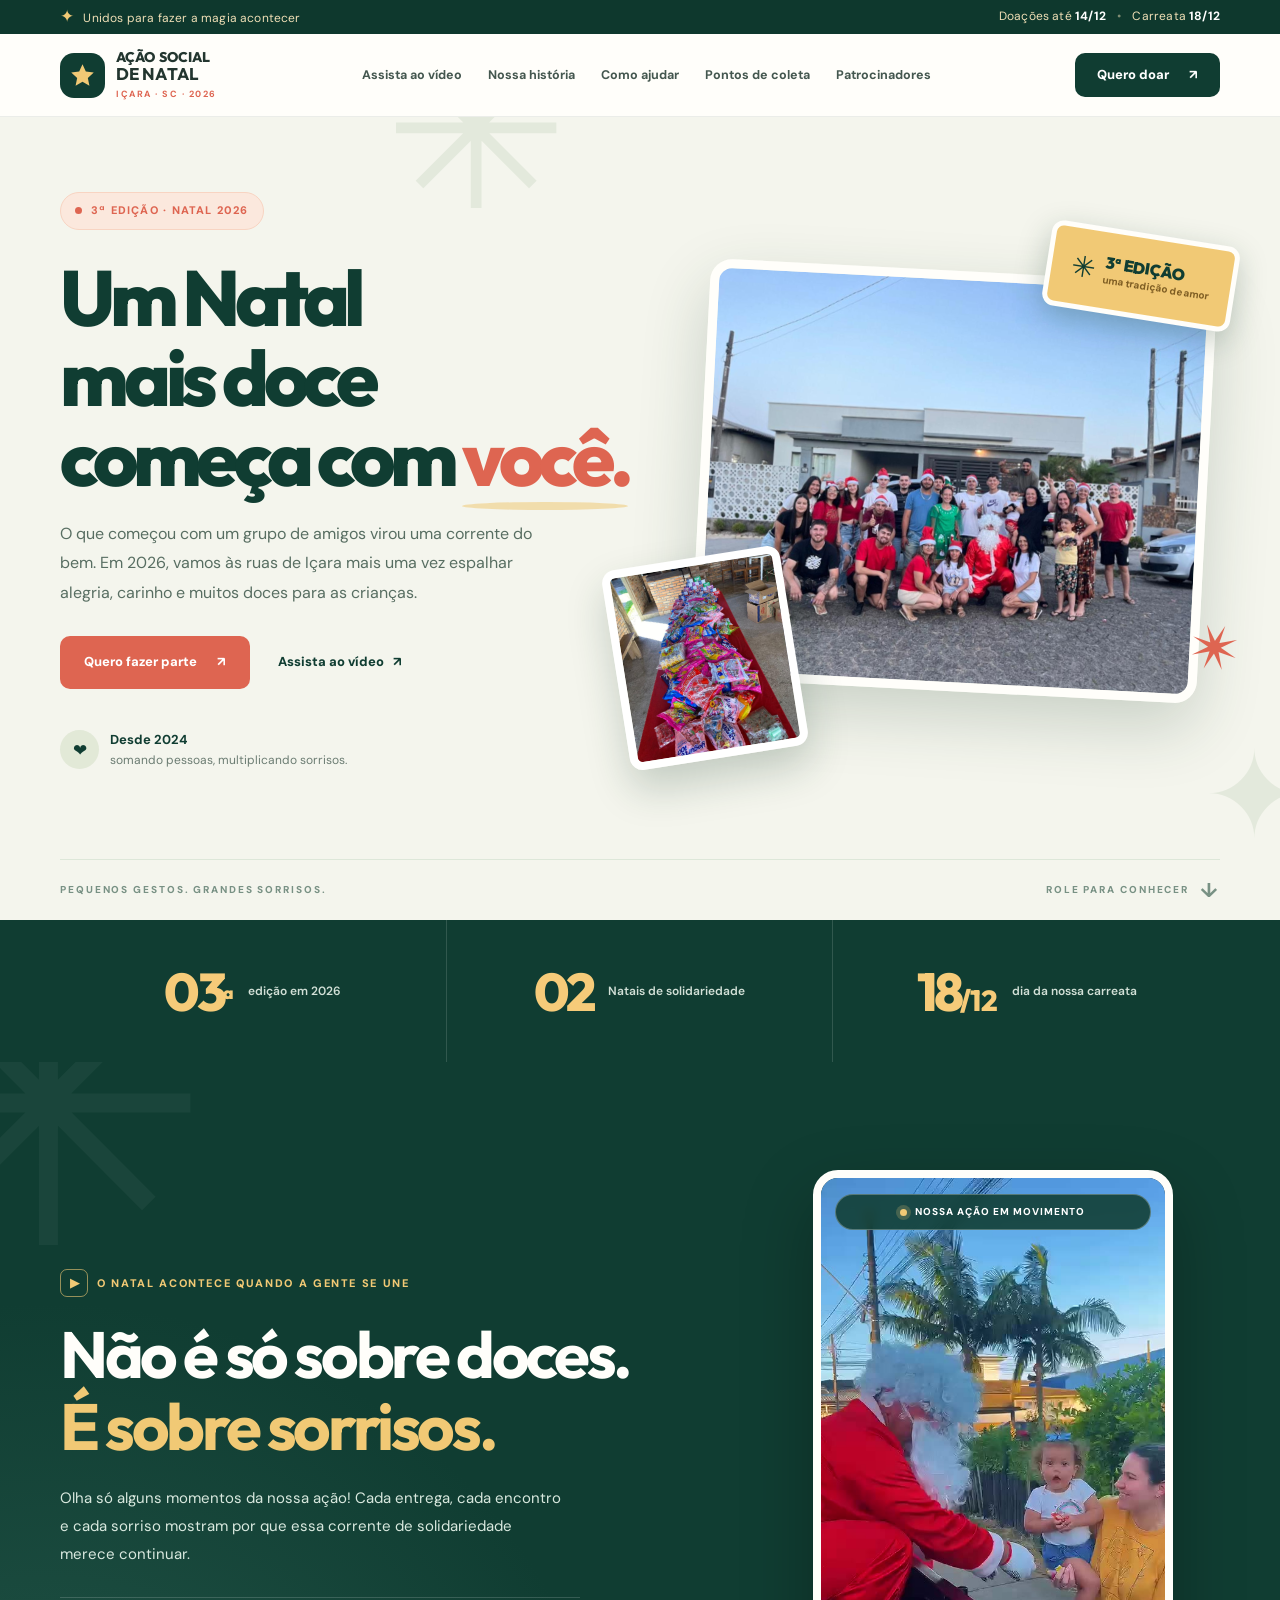
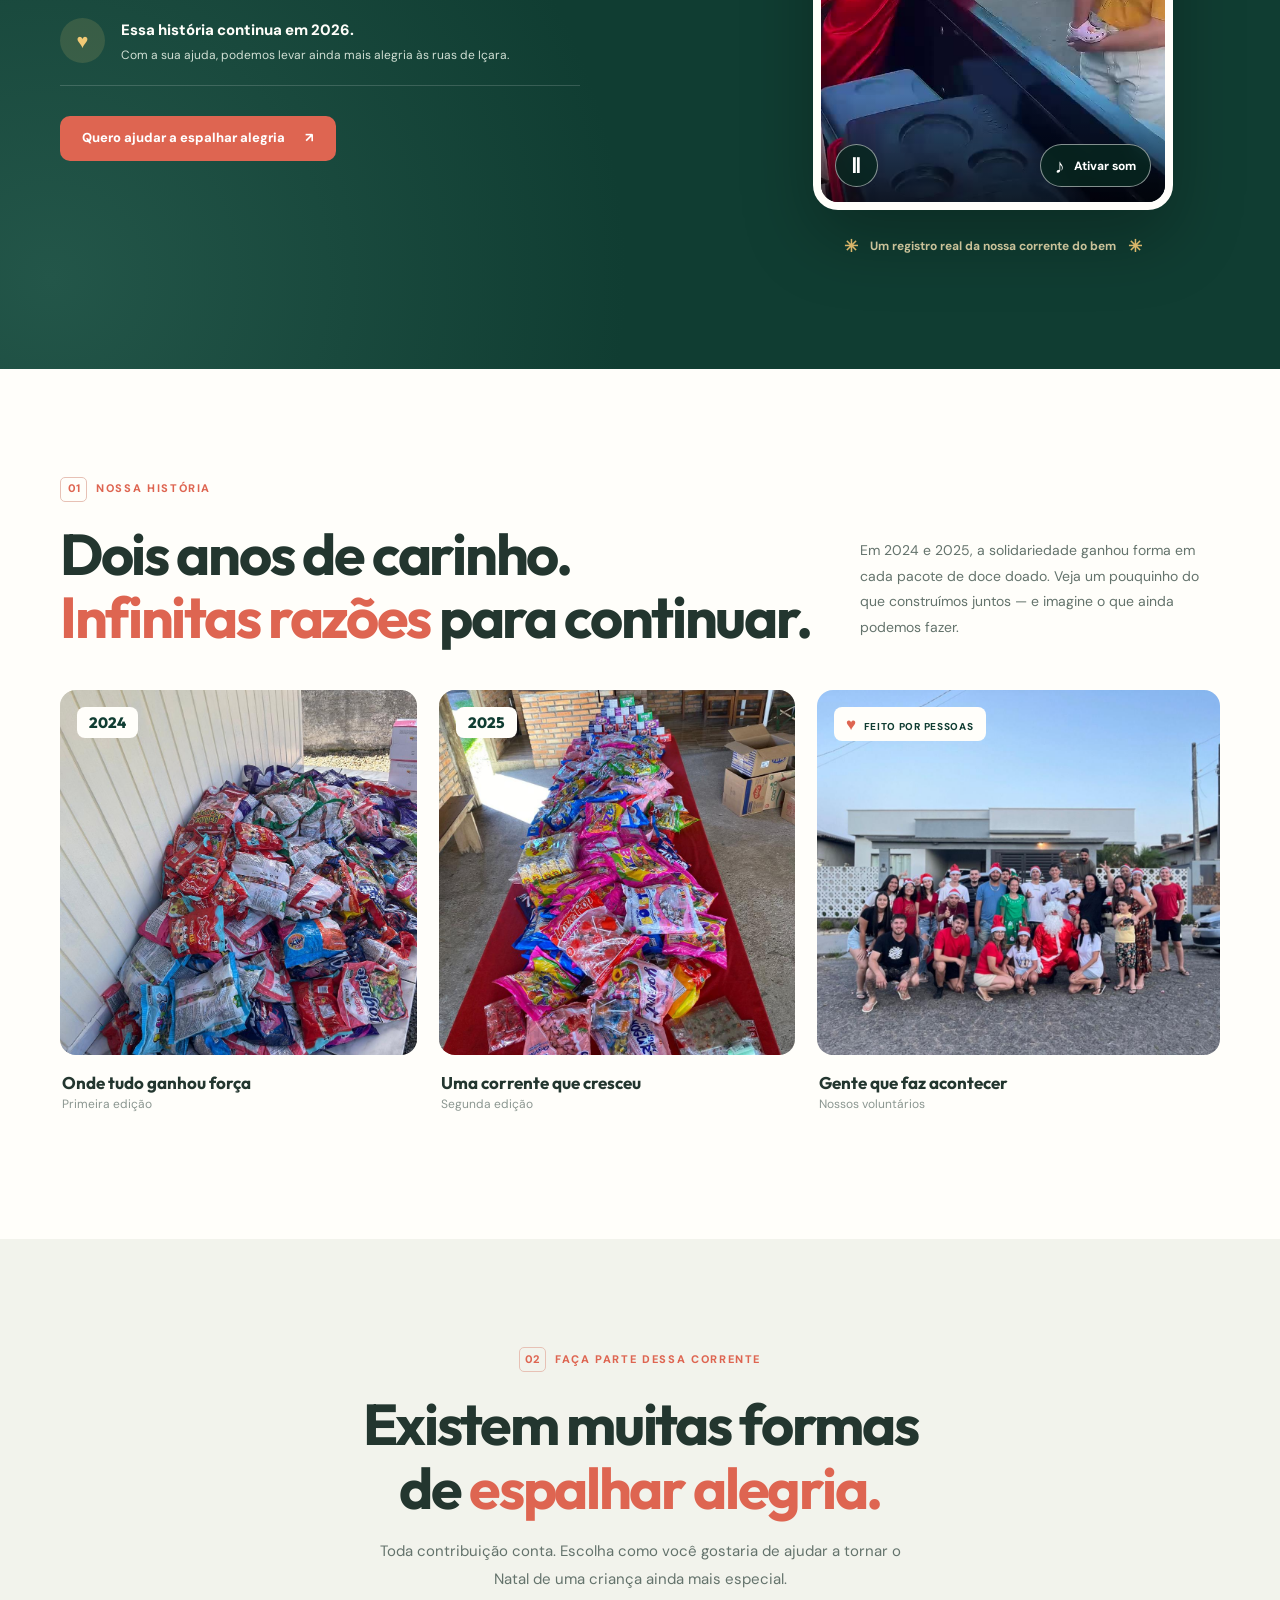
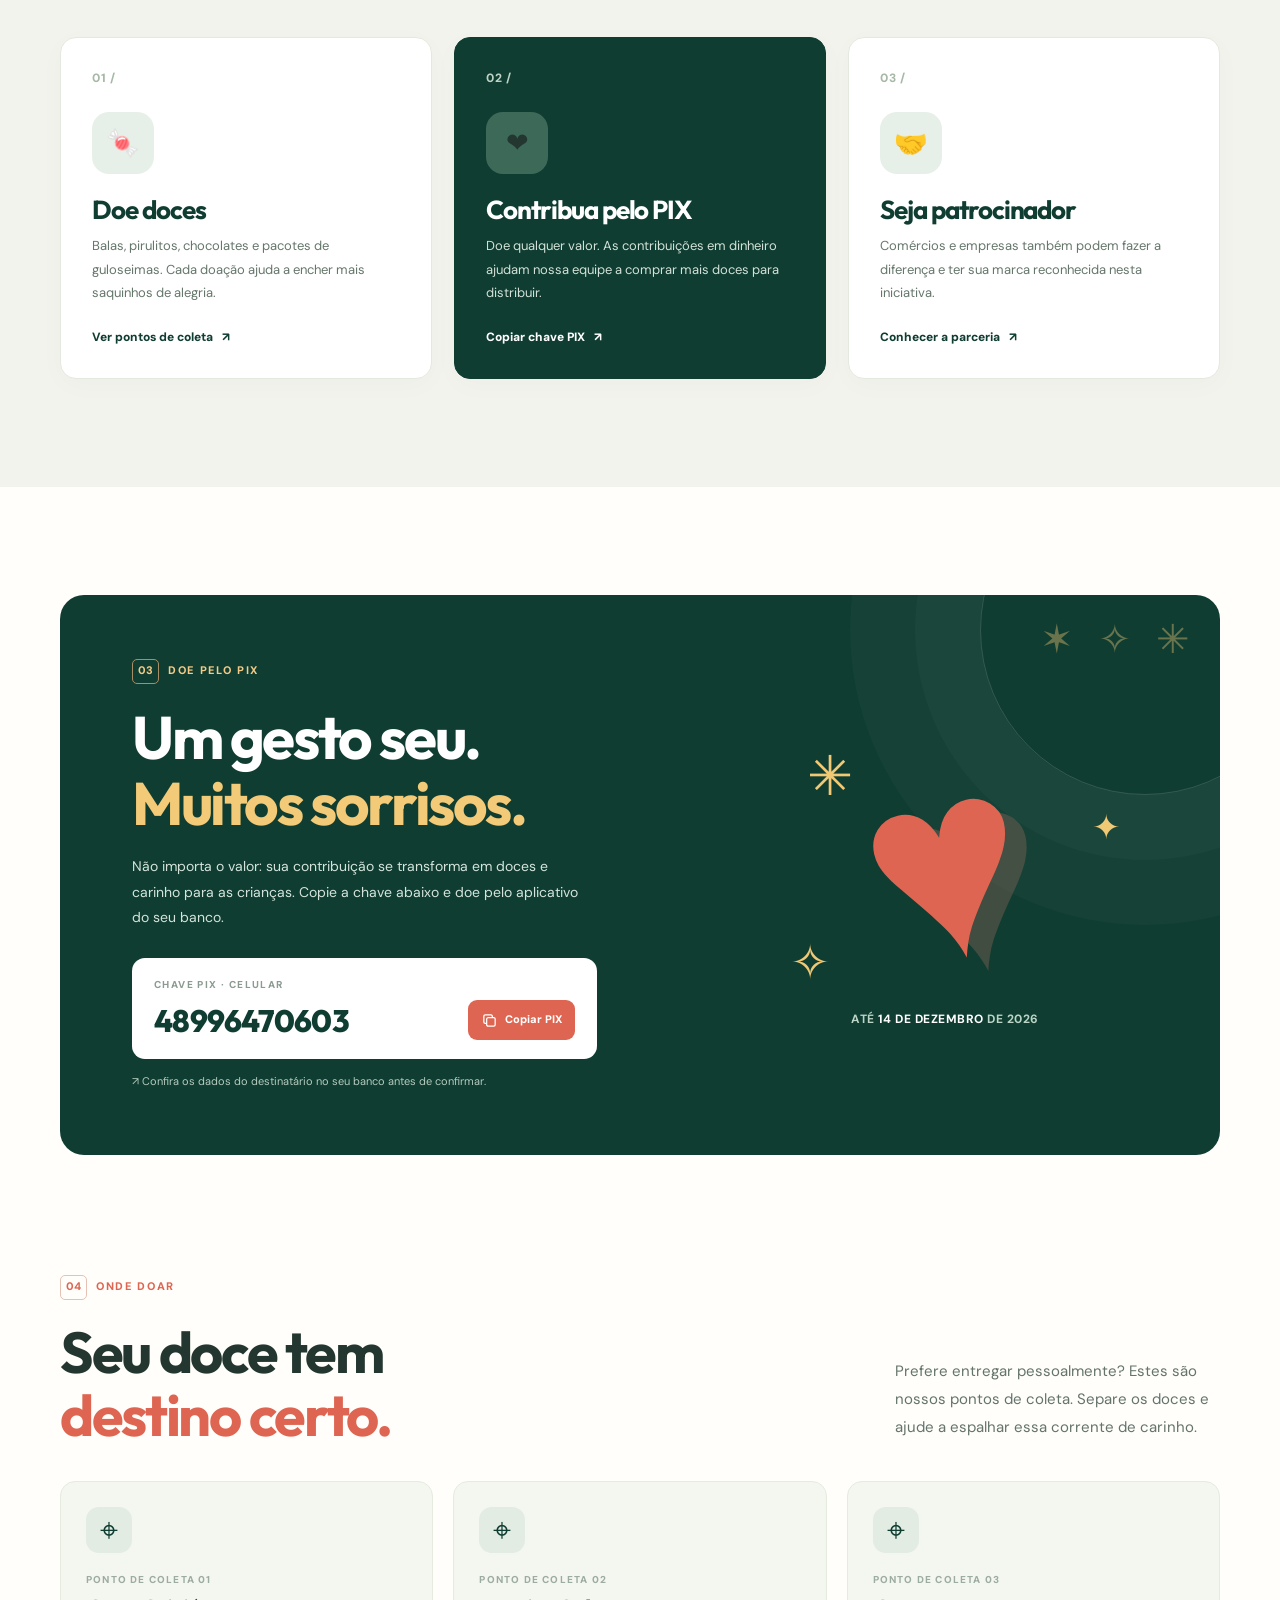
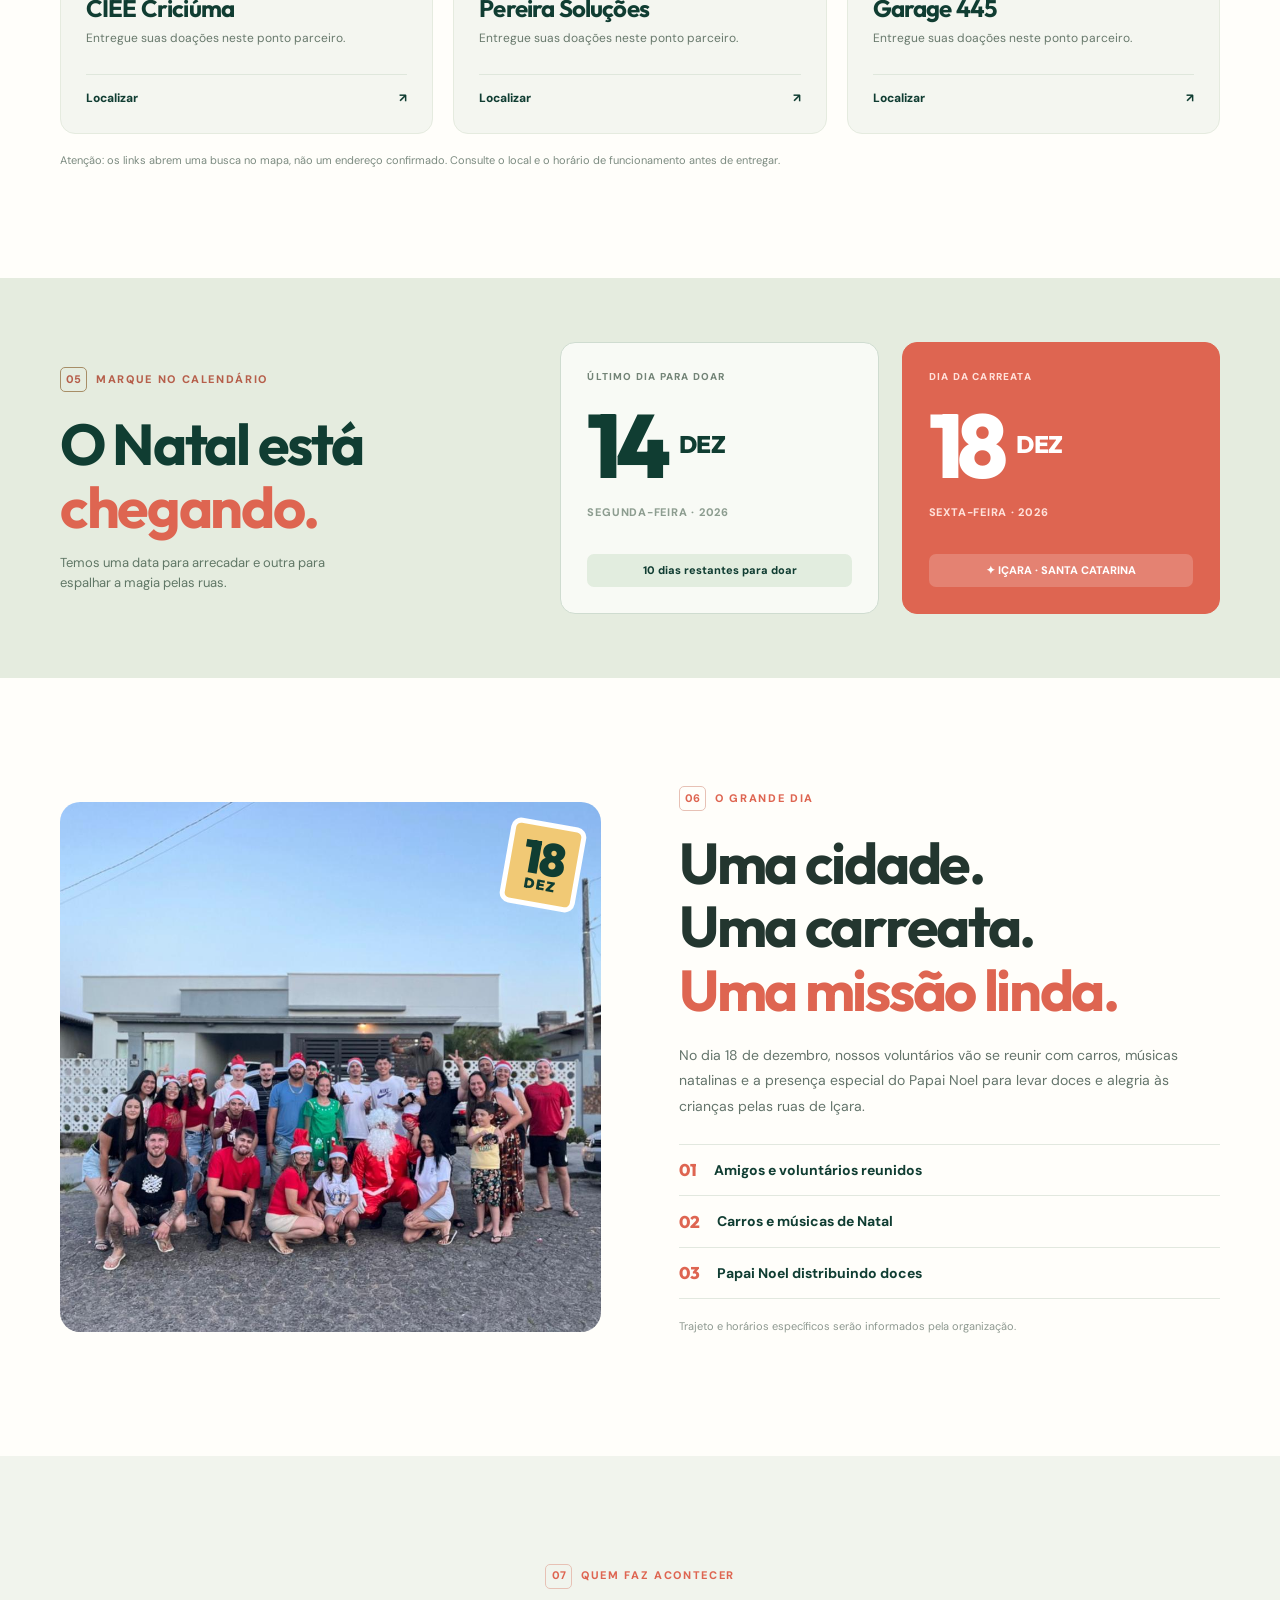
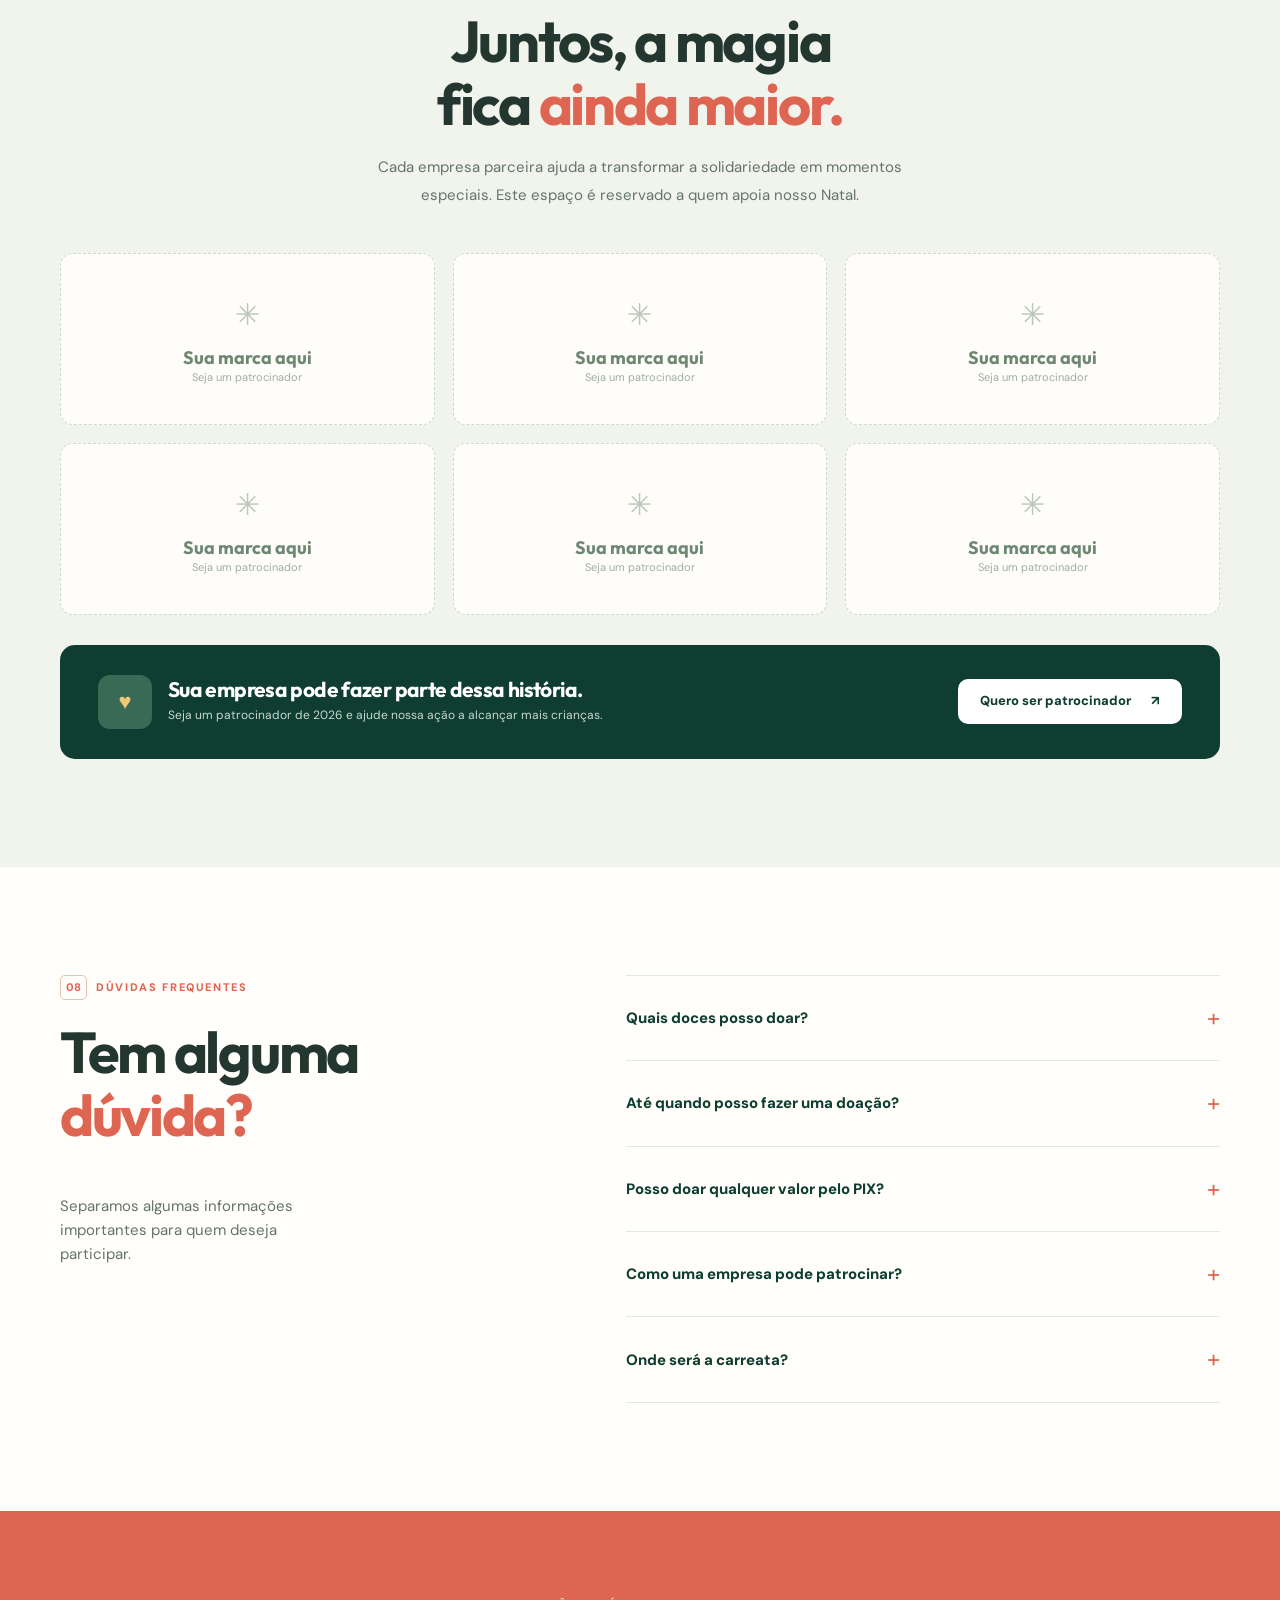
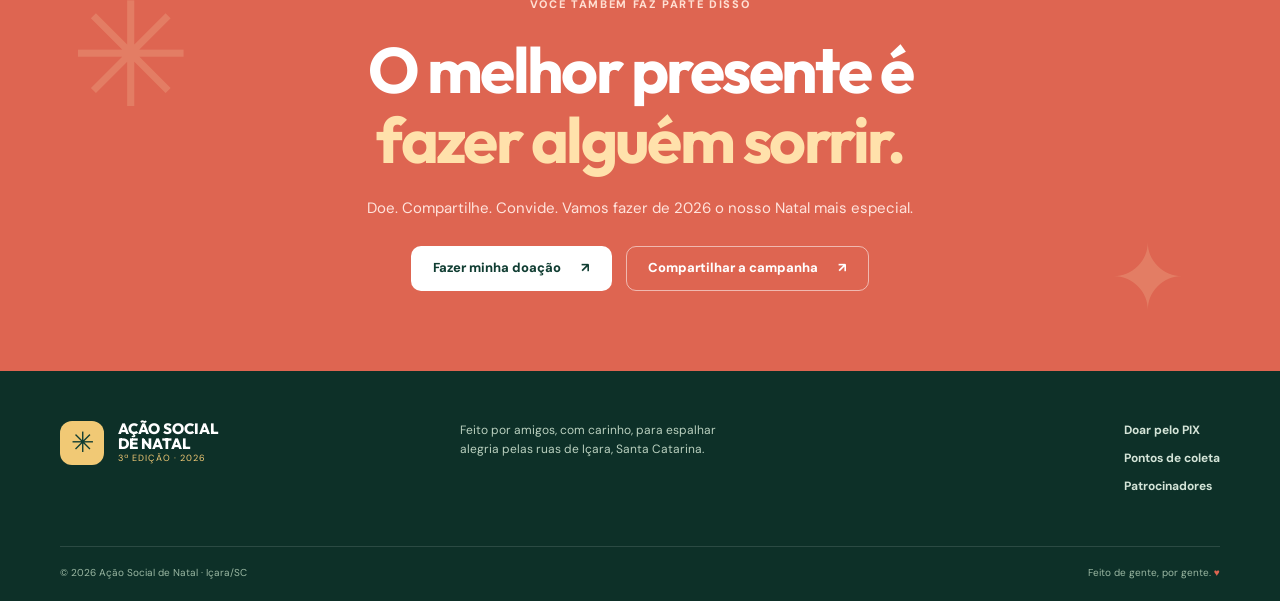
<file: index.html>
<!doctype html>
<html lang="pt-BR">
<head>
  <meta charset="UTF-8" />
  <meta name="viewport" content="width=device-width, initial-scale=1.0" />
  <meta name="theme-color" content="#103d32" />
  <meta name="description" content="Participe da 3ª Ação Social de Natal de Içara/SC. Doe doces ou contribua pelo PIX até 14/12/2026. Carreata natalina em 18/12/2026." />
  <meta property="og:type" content="website" />
  <meta property="og:title" content="3ª Ação Social de Natal | Içara - SC" />
  <meta property="og:description" content="Um Natal mais doce começa com você. Doe doces, contribua pelo PIX e faça parte da nossa carreata solidária." />
  <title>3ª Ação Social de Natal 2026 | Içara - SC</title>
  <link rel="icon" href="assets/favicon.svg" type="image/svg+xml" />
  <link rel="preconnect" href="https://fonts.googleapis.com" />
  <link rel="preconnect" href="https://fonts.gstatic.com" crossorigin />
  <link href="https://fonts.googleapis.com/css2?family=DM+Sans:wght@400;500;600;700;800&family=Outfit:wght@400;500;600;700;800;900&display=swap" rel="stylesheet" />
  <link rel="stylesheet" href="styles.css" />
  <script src="patrocinadores.js" defer></script>
  <script src="script.js" defer></script>
</head>
<body>
  <a class="skip-link" href="#conteudo">Pular para o conteúdo</a>
  <div class="topbar"><div class="container topbar-inner"><span><span aria-hidden="true">✦</span> Unidos para fazer a magia acontecer</span><span>Doações até <strong>14/12</strong> <span class="topbar-sep">•</span> Carreata <strong>18/12</strong></span></div></div>
  <header class="header" id="topo">
    <div class="container header-inner">
      <a class="brand" href="#topo" aria-label="Ação Social de Natal, início">
        <span class="brand-symbol"><svg viewBox="0 0 48 48" aria-hidden="true"><path d="M24 4 29.9 17.1 44 18.8 33.5 28.3l2.8 14L24 35.1l-12.3 7.2 2.8-14L4 18.8l14.1-1.7z" fill="currentColor"/></svg></span>
        <span class="brand-name">AÇÃO SOCIAL <strong>DE NATAL</strong><small>IÇARA · SC · 2026</small></span>
      </a>
      <nav class="nav" id="menu" aria-label="Navegação principal"><a href="#video">Assista ao vídeo</a><a href="#historia">Nossa história</a><a href="#como-ajudar">Como ajudar</a><a href="#coleta">Pontos de coleta</a><a href="#patrocinadores">Patrocinadores</a></nav>
      <a class="btn btn-primary btn-header" href="#doar">Quero doar <span aria-hidden="true">↗</span></a>
      <button class="menu-toggle" type="button" aria-label="Abrir menu" aria-controls="menu" aria-expanded="false"><span></span><span></span><span></span></button>
    </div>
  </header>
  <main id="conteudo">
    <section class="hero">
      <div class="hero-decoration hero-decoration-one" aria-hidden="true">✳</div><div class="hero-decoration hero-decoration-two" aria-hidden="true">✦</div>
      <div class="container hero-grid">
        <div class="hero-copy">
          <div class="eyebrow"><span class="eyebrow-dot"></span> 3ª EDIÇÃO · NATAL 2026</div>
          <h1>Um Natal <span class="hero-hl">mais doce</span> começa com <em>você.</em></h1>
          <p>O que começou com um grupo de amigos virou uma corrente do bem. Em 2026, vamos às ruas de Içara mais uma vez espalhar alegria, carinho e muitos doces para as crianças.</p>
          <div class="hero-buttons"><a href="#doar" class="btn btn-coral btn-lg">Quero fazer parte <span aria-hidden="true">↗</span></a><a class="text-link" href="#video">Assista ao vídeo <span aria-hidden="true">↗</span></a></div>
          <div class="hero-proof"><div class="proof-icon" aria-hidden="true">❤</div><span><strong>Desde 2024</strong><br>somando pessoas, multiplicando sorrisos.</span></div>
        </div>
        <div class="hero-visual">
          <div class="hero-photo-wrap"><img class="hero-photo" src="assets/todomundo.jpeg" alt="Grupo de amigos e voluntários reunidos com Papai Noel durante a Ação Social de Natal" fetchpriority="high" /></div>
          <div class="hero-ticket"><span class="ticket-icon" aria-hidden="true">✳</span><span><strong>3ª EDIÇÃO</strong><small>uma tradição de amor</small></span></div>
          <div class="hero-candy"><img src="assets/balas2025.jpeg" alt="Pacotes de doces arrecadados para a ação social" loading="lazy" /></div>
          <div class="hero-floating-star" aria-hidden="true">✴</div>
        </div>
      </div>
      <div class="hero-bottom container"><span>PEQUENOS GESTOS. GRANDES SORRISOS.</span><span class="hero-scroll">ROLE PARA CONHECER <span aria-hidden="true">↓</span></span></div>
    </section>

    <section class="numbers" aria-label="Nossa ação em números"><div class="container numbers-grid"><div><strong>03<span>ª</span></strong><span>edição em 2026</span></div><div><strong>02</strong><span>Natais de solidariedade</span></div><div><strong>18<span>/12</span></strong><span>dia da nossa carreata</span></div></div></section>


    <!-- Vídeo da campanha: reprodução automática, em loop e sem som por padrão. -->
    <section class="section video-section" id="video" aria-labelledby="videoTitle">
      <div class="container video-layout">
        <div class="video-story">
          <div class="section-eyebrow video-eyebrow"><span>▶</span> O NATAL ACONTECE QUANDO A GENTE SE UNE</div>
          <h2 id="videoTitle">Não é só sobre doces.<br><em>É sobre sorrisos.</em></h2>
          <p>Olha só alguns momentos da nossa ação! Cada entrega, cada encontro e cada sorriso mostram por que essa corrente de solidariedade merece continuar.</p>
          <div class="video-highlight"><span aria-hidden="true">♥</span><span><strong>Essa história continua em 2026.</strong><small>Com a sua ajuda, podemos levar ainda mais alegria às ruas de Içara.</small></span></div>
          <a class="btn btn-coral video-cta" href="#doar">Quero ajudar a espalhar alegria <span aria-hidden="true">↗</span></a>
        </div>
        <div class="video-showcase">
          <div class="video-card">
            <div class="video-card-top"><span class="video-live-dot" aria-hidden="true"></span> NOSSA AÇÃO EM MOVIMENTO</div>
            <video id="natalVideo" class="natal-video" autoplay muted loop playsinline webkit-playsinline preload="metadata" poster="assets/capa-video-natal.jpg" aria-label="Vídeo real da Ação Social de Natal mostrando a carreata e a distribuição de doces nas ruas de Içara">
              <source src="assets/video-natal.mp4" type="video/mp4" />
              Seu navegador não suporta vídeos HTML5. <a href="assets/video-natal.mp4">Abra o vídeo aqui.</a>
            </video>
            <div class="video-gradient" aria-hidden="true"></div>
            <div class="video-controls" aria-label="Controles do vídeo">
              <button class="video-control" type="button" id="videoPlayback" aria-label="Pausar vídeo" title="Pausar vídeo"><span id="videoPlaybackIcon" aria-hidden="true">Ⅱ</span></button>
              <button class="video-control video-sound" type="button" id="videoSound" aria-label="Ativar som" aria-pressed="false" title="Ativar som"><span id="videoSoundIcon" aria-hidden="true">♪</span><span id="videoSoundLabel">Ativar som</span></button>
            </div>
            <p class="video-error" id="videoError" hidden>O vídeo não carregou. Verifique se <strong>assets/video-natal.mp4</strong> foi enviado junto com o site.</p>
          </div>
          <div class="video-note"><span aria-hidden="true">✳</span> Um registro real da nossa corrente do bem <span aria-hidden="true">✳</span></div>
        </div>
      </div>
    </section>

    <section class="section story-section" id="historia"><div class="container">
      <div class="section-header story-header"><div><div class="section-eyebrow"><span>01</span> NOSSA HISTÓRIA</div><h2>Dois anos de carinho.<br><em>Infinitas razões</em> para continuar.</h2></div><p>Em 2024 e 2025, a solidariedade ganhou forma em cada pacote de doce doado. Veja um pouquinho do que construímos juntos — e imagine o que ainda podemos fazer.</p></div>
      <div class="story-gallery">
        <article class="story-card story-card-2024"><div class="story-img"><img src="assets/balas2024.jpeg" alt="Grande quantidade de pacotes de balas e doces arrecadados na edição de 2024" loading="lazy" /><span class="story-year">2024</span></div><div class="story-card-caption"><strong>Onde tudo ganhou força</strong><span>Primeira edição</span></div></article>
        <article class="story-card story-card-2025"><div class="story-img"><img src="assets/balas2025.jpeg" alt="Pacotes de doces coloridos organizados sobre uma mesa na edição de 2025" loading="lazy" /><span class="story-year">2025</span></div><div class="story-card-caption"><strong>Uma corrente que cresceu</strong><span>Segunda edição</span></div></article>
        <article class="story-card story-card-group"><div class="story-img"><img src="assets/todomundo.jpeg" alt="Equipe de voluntários e Papai Noel reunidos para uma foto da Ação Social de Natal" loading="lazy" /><span class="image-label"><span aria-hidden="true">♥</span> FEITO POR PESSOAS</span></div><div class="story-card-caption"><strong>Gente que faz acontecer</strong><span>Nossos voluntários</span></div></article>
      </div>
    </div></section>

    <section class="section ways-section" id="como-ajudar"><div class="container"><div class="center-heading"><div class="section-eyebrow"><span>02</span> FAÇA PARTE DESSA CORRENTE</div><h2>Existem muitas formas<br>de <em>espalhar alegria.</em></h2><p>Toda contribuição conta. Escolha como você gostaria de ajudar a tornar o Natal de uma criança ainda mais especial.</p></div>
      <div class="ways-grid"><a href="#coleta" class="way-card"><div class="way-number">01 /</div><div class="way-icon" aria-hidden="true">🍬</div><h3>Doe doces</h3><p>Balas, pirulitos, chocolates e pacotes de guloseimas. Cada doação ajuda a encher mais saquinhos de alegria.</p><span class="way-action">Ver pontos de coleta <span aria-hidden="true">↗</span></span></a>
      <a href="#doar" class="way-card way-featured"><div class="way-number">02 /</div><div class="way-icon" aria-hidden="true">❤</div><h3>Contribua pelo PIX</h3><p>Doe qualquer valor. As contribuições em dinheiro ajudam nossa equipe a comprar mais doces para distribuir.</p><span class="way-action">Copiar chave PIX <span aria-hidden="true">↗</span></span></a>
      <a href="#patrocinadores" class="way-card"><div class="way-number">03 /</div><div class="way-icon" aria-hidden="true">🤝</div><h3>Seja patrocinador</h3><p>Comércios e empresas também podem fazer a diferença e ter sua marca reconhecida nesta iniciativa.</p><span class="way-action">Conhecer a parceria <span aria-hidden="true">↗</span></span></a></div>
    </div></section>

    <section class="section donation-section" id="doar"><div class="container donation-panel"><div class="donation-stars" aria-hidden="true">✶ &nbsp; ✧ &nbsp; ✳</div><div class="donation-copy"><div class="section-eyebrow light-label"><span>03</span> DOE PELO PIX</div><h2>Um gesto seu.<br><em>Muitos sorrisos.</em></h2><p>Não importa o valor: sua contribuição se transforma em doces e carinho para as crianças. Copie a chave abaixo e doe pelo aplicativo do seu banco.</p><div class="pix-block"><span class="pix-label">CHAVE PIX · CELULAR</span><div class="pix-value"><strong id="pixNumber">48996470603</strong><button type="button" class="copy-pix" id="copyPix" aria-label="Copiar chave PIX"><svg viewBox="0 0 24 24" fill="none" stroke="currentColor" stroke-width="1.8" aria-hidden="true"><rect x="8" y="8" width="12" height="12" rx="2"/><path d="M16 8V6a2 2 0 0 0-2-2H6a2 2 0 0 0-2 2v8a2 2 0 0 0 2 2h2"/></svg><span>Copiar PIX</span></button></div></div><div class="donation-footnote"><span aria-hidden="true">↗</span> Confira os dados do destinatário no seu banco antes de confirmar.</div></div><div class="donation-side"><div class="heart-art"><span class="heart-art-heart" aria-hidden="true">♥</span><span class="heart-spark spark1" aria-hidden="true">✳</span><span class="heart-spark spark2" aria-hidden="true">✦</span><span class="heart-spark spark3" aria-hidden="true">✧</span></div><div class="donation-date">ATÉ <strong>14 DE DEZEMBRO</strong> DE 2026</div></div></div></section>

    <section class="section collection-section" id="coleta"><div class="container"><div class="split-title"><div><div class="section-eyebrow"><span>04</span> ONDE DOAR</div><h2>Seu doce tem<br><em>destino certo.</em></h2></div><p>Prefere entregar pessoalmente? Estes são nossos pontos de coleta. Separe os doces e ajude a espalhar essa corrente de carinho.</p></div>
      <div class="collection-grid"><article class="collection-card"><div class="location-icon" aria-hidden="true">⌖</div><div class="location-info"><span>PONTO DE COLETA 01</span><h3>CIEE Criciúma</h3><p>Entregue suas doações neste ponto parceiro.</p></div><a href="https://www.google.com/maps/search/?api=1&amp;query=CIEE%20Crici%C3%BAma%20SC" target="_blank" rel="noopener noreferrer" aria-label="Buscar CIEE Criciúma no Google Maps">Localizar <span aria-hidden="true">↗</span></a></article>
      <article class="collection-card"><div class="location-icon" aria-hidden="true">⌖</div><div class="location-info"><span>PONTO DE COLETA 02</span><h3>Pereira Soluções</h3><p>Entregue suas doações neste ponto parceiro.</p></div><a href="https://www.google.com/maps/search/?api=1&amp;query=Pereira%20Solu%C3%A7%C3%B5es%20I%C3%A7ara%20SC" target="_blank" rel="noopener noreferrer" aria-label="Buscar Pereira Soluções no Google Maps">Localizar <span aria-hidden="true">↗</span></a></article>
      <article class="collection-card"><div class="location-icon" aria-hidden="true">⌖</div><div class="location-info"><span>PONTO DE COLETA 03</span><h3>Garage 445</h3><p>Entregue suas doações neste ponto parceiro.</p></div><a href="https://www.google.com/maps/search/?api=1&amp;query=Garage%20445%20I%C3%A7ara%20SC" target="_blank" rel="noopener noreferrer" aria-label="Buscar Garage 445 no Google Maps">Localizar <span aria-hidden="true">↗</span></a></article></div>
      <p class="collection-note">Atenção: os links abrem uma busca no mapa, não um endereço confirmado. Consulte o local e o horário de funcionamento antes de entregar.</p>
    </div></section>

    <section class="countdown-section" id="datas"><div class="container countdown-grid"><div class="countdown-title"><div class="section-eyebrow light-label"><span>05</span> MARQUE NO CALENDÁRIO</div><h2>O Natal está <em>chegando.</em></h2><p>Temos uma data para arrecadar e outra para espalhar a magia pelas ruas.</p></div><div class="date-tile"><div class="date-top">ÚLTIMO DIA PARA DOAR</div><div class="date-main">14<span>DEZ</span></div><div class="date-bottom">SEGUNDA-FEIRA · 2026</div><div id="countdown" class="countdown-pill" aria-live="off">Calculando prazo…</div></div><div class="date-tile date-tile-event"><div class="date-top">DIA DA CARREATA</div><div class="date-main">18<span>DEZ</span></div><div class="date-bottom">SEXTA-FEIRA · 2026</div><div class="countdown-pill"><span aria-hidden="true">✦</span> IÇARA · SANTA CATARINA</div></div></div></section>

    <section class="section caravan-section"><div class="container caravan-grid"><div class="caravan-photo"><img src="assets/todomundo.jpeg" alt="Voluntários e Papai Noel que fazem parte da ação social natalina" loading="lazy" /><span class="caravan-sticker">18<br><small>DEZ</small></span></div><div class="caravan-text"><div class="section-eyebrow"><span>06</span> O GRANDE DIA</div><h2>Uma cidade.<br>Uma carreata.<br><em>Uma missão linda.</em></h2><p>No dia 18 de dezembro, nossos voluntários vão se reunir com carros, músicas natalinas e a presença especial do Papai Noel para levar doces e alegria às crianças pelas ruas de Içara.</p><div class="caravan-items"><div><span>01</span><p>Amigos e voluntários reunidos</p></div><div><span>02</span><p>Carros e músicas de Natal</p></div><div><span>03</span><p>Papai Noel distribuindo doces</p></div></div><p class="caravan-small">Trajeto e horários específicos serão informados pela organização.</p></div></div></section>

    <section class="section sponsors-section" id="patrocinadores"><div class="container"><div class="center-heading"><div class="section-eyebrow"><span>07</span> QUEM FAZ ACONTECER</div><h2>Juntos, a magia<br>fica <em>ainda maior.</em></h2><p>Cada empresa parceira ajuda a transformar a solidariedade em momentos especiais. Este espaço é reservado a quem apoia nosso Natal.</p></div>
      <div id="sponsorsGrid" class="sponsors-grid" aria-live="polite"><div class="sponsor-placeholder"><span>✳</span><strong>Sua marca aqui</strong><small>Seja um patrocinador</small></div></div>
      <div class="sponsor-cta"><div><div class="sponsor-cta-icon" aria-hidden="true">♥</div><div><h3>Sua empresa pode fazer parte dessa história.</h3><p>Seja um patrocinador de 2026 e ajude nossa ação a alcançar mais crianças.</p></div></div><button class="btn btn-primary" id="sponsorContact" type="button">Quero ser patrocinador <span aria-hidden="true">↗</span></button></div>
    </div></section>

    <section class="section faq-section"><div class="container faq-grid"><div><div class="section-eyebrow"><span>08</span> DÚVIDAS FREQUENTES</div><h2>Tem alguma<br><em>dúvida?</em></h2><p>Separamos algumas informações importantes para quem deseja participar.</p></div><div class="faq-list"><details><summary>Quais doces posso doar?<span aria-hidden="true">+</span></summary><p>Aceitamos pacotes de balas, pirulitos, chocolates e outras guloseimas fechadas, dentro do prazo de validade e em boas condições.</p></details><details><summary>Até quando posso fazer uma doação?<span aria-hidden="true">+</span></summary><p>O prazo de arrecadação é 14 de dezembro de 2026. A carreata será no dia 18 de dezembro.</p></details><details><summary>Posso doar qualquer valor pelo PIX?<span aria-hidden="true">+</span></summary><p>Sim. Toda quantia ajuda a comprar mais doces e a ampliar o alcance da ação. Confira o nome do destinatário no app do seu banco antes de concluir.</p></details><details><summary>Como uma empresa pode patrocinar?<span aria-hidden="true">+</span></summary><p>Empresas podem colaborar com doces, recursos financeiros ou apoio à ação. Clique em “Quero ser patrocinador” para preparar uma mensagem de contato com a equipe.</p></details><details><summary>Onde será a carreata?<span aria-hidden="true">+</span></summary><p>A carreata está prevista para as ruas de Içara/SC, em 18/12/2026. O percurso e os horários ainda não foram informados.</p></details></div></div></section>

    <section class="closing-section"><div class="container closing-inner"><span class="closing-star" aria-hidden="true">✳</span><div><span class="closing-label">VOCÊ TAMBÉM FAZ PARTE DISSO</span><h2>O melhor presente é<br><em>fazer alguém sorrir.</em></h2><p>Doe. Compartilhe. Convide. Vamos fazer de 2026 o nosso Natal mais especial.</p><div class="closing-actions"><a href="#doar" class="btn btn-white">Fazer minha doação <span aria-hidden="true">↗</span></a><button type="button" id="shareCampaign" class="btn btn-outline-light">Compartilhar a campanha <span aria-hidden="true">↗</span></button></div></div><span class="closing-star closing-star2" aria-hidden="true">✦</span></div></section>
  </main>
  <footer class="footer"><div class="container footer-grid"><div class="footer-brand"><span class="footer-logo">✳</span><strong>AÇÃO SOCIAL<br>DE NATAL</strong><small>3ª EDIÇÃO · 2026</small></div><div class="footer-about">Feito por amigos, com carinho, para espalhar alegria pelas ruas de Içara, Santa Catarina.</div><div class="footer-links"><a href="#doar">Doar pelo PIX</a><a href="#coleta">Pontos de coleta</a><a href="#patrocinadores">Patrocinadores</a></div></div><div class="container footer-bottom"><span>© 2026 Ação Social de Natal · Içara/SC</span><span>Feito de gente, por gente. <span aria-hidden="true">♥</span></span></div></footer>
  <div class="toast" id="toast" role="status" aria-live="polite"></div>
  <dialog id="sponsorDialog" class="sponsor-dialog" aria-labelledby="dialogTitle"><form method="dialog" class="dialog-inner"><button class="dialog-close" type="submit" value="cancel" aria-label="Fechar">×</button><div class="section-eyebrow"><span>♥</span> JUNTE-SE A NÓS</div><h2 id="dialogTitle">Vamos fazer <em>a diferença?</em></h2><p>Preencha os dados para montar uma mensagem de interesse. A mensagem será copiada para você enviar aos organizadores pelo canal de contato que já utiliza. Nenhum dado é enviado pelo site.</p><label for="companyName">Seu nome ou nome da empresa</label><input type="text" id="companyName" maxlength="90" placeholder="Ex.: Minha Empresa" /><label for="contactType">Como você gostaria de ajudar?</label><select id="contactType"><option>Doação de doces</option><option>Apoio financeiro</option><option>Patrocínio / parceria</option><option>Quero conversar sobre outras formas</option></select><button type="button" id="buildSponsorMessage" class="btn btn-primary btn-full">Copiar mensagem de interesse <span aria-hidden="true">↗</span></button><p id="sponsorMessageResult" class="dialog-feedback" role="status"></p></form></dialog>
</body>
</html>
</file>
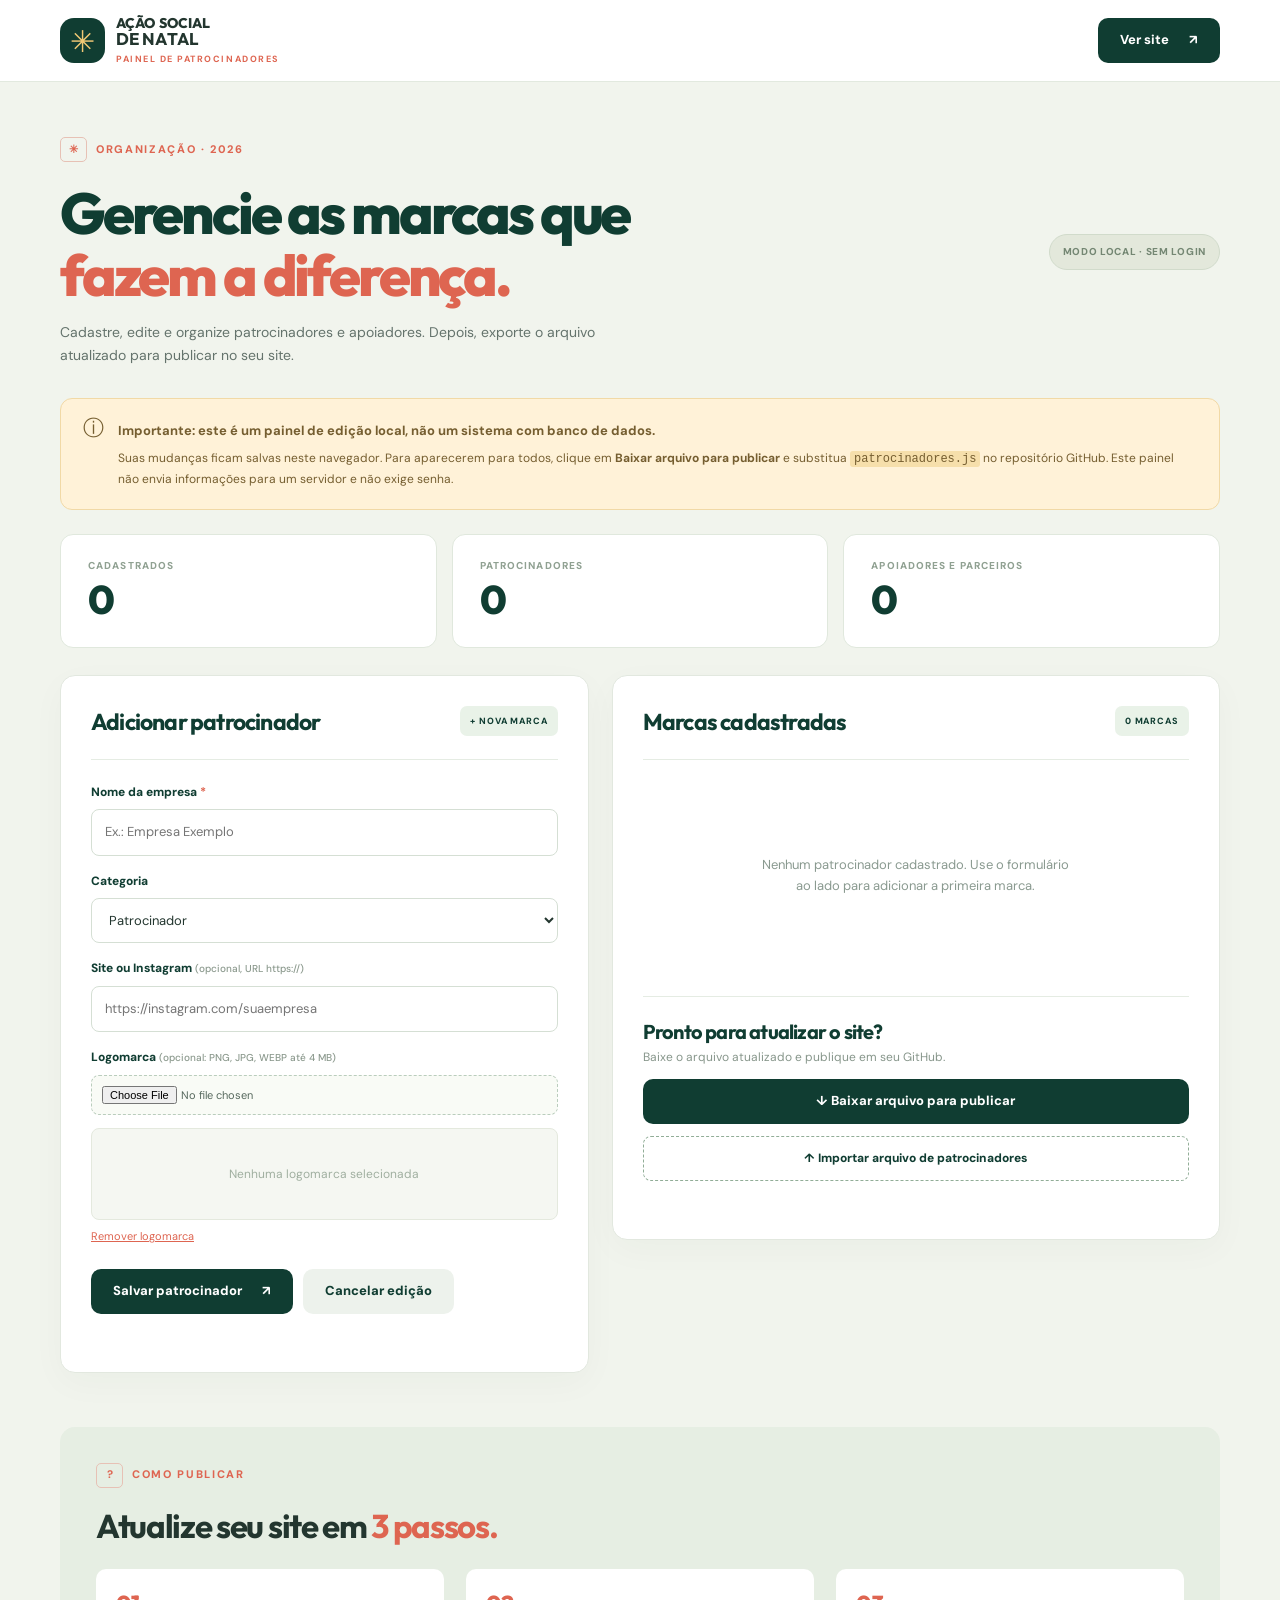
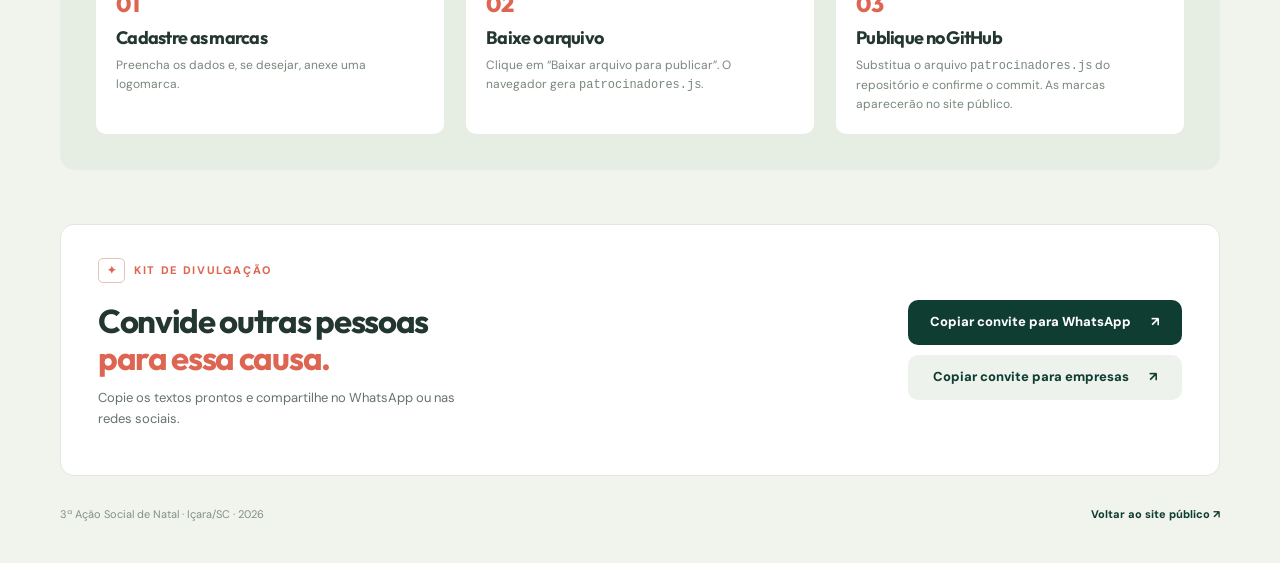
<file: painel.html>
<!doctype html>
<html lang="pt-BR"><head><meta charset="UTF-8"><meta name="viewport" content="width=device-width, initial-scale=1"><meta name="theme-color" content="#103d32"><title>Painel de patrocinadores | Ação Social de Natal</title><link rel="icon" href="assets/favicon.svg" type="image/svg+xml"><link rel="preconnect" href="https://fonts.googleapis.com"><link rel="preconnect" href="https://fonts.gstatic.com" crossorigin><link href="https://fonts.googleapis.com/css2?family=DM+Sans:wght@400;500;600;700;800&family=Outfit:wght@400;500;600;700;800;900&display=swap" rel="stylesheet"><link rel="stylesheet" href="styles.css"><link rel="stylesheet" href="painel.css"><script defer src="patrocinadores.js"></script><script defer src="painel.js"></script></head>
<body class="admin-body"><header class="admin-header"><div class="container admin-header-inner"><div class="brand"><span class="brand-symbol" aria-hidden="true">✳</span><span class="brand-name">AÇÃO SOCIAL <strong>DE NATAL</strong><small>PAINEL DE PATROCINADORES</small></span></div><a class="btn btn-primary" href="index.html" target="_blank" rel="noopener">Ver site <span aria-hidden="true">↗</span></a></div></header>
<main class="container admin-main"><div class="admin-intro"><div><div class="section-eyebrow"><span>✳</span> ORGANIZAÇÃO · 2026</div><h1>Gerencie as marcas que<br><em>fazem a diferença.</em></h1><p>Cadastre, edite e organize patrocinadores e apoiadores. Depois, exporte o arquivo atualizado para publicar no seu site.</p></div><span class="mode-label">MODO LOCAL · SEM LOGIN</span></div>
<div class="admin-warning"><span aria-hidden="true">ⓘ</span><div><strong>Importante: este é um painel de edição local, não um sistema com banco de dados.</strong><p>Suas mudanças ficam salvas neste navegador. Para aparecerem para todos, clique em <b>Baixar arquivo para publicar</b> e substitua <code>patrocinadores.js</code> no repositório GitHub. Este painel não envia informações para um servidor e não exige senha.</p></div></div>
<div class="admin-stats"><div><span>CADASTRADOS</span><strong id="totalSponsors">0</strong></div><div><span>PATROCINADORES</span><strong id="totalMain">0</strong></div><div><span>APOIADORES E PARCEIROS</span><strong id="totalOthers">0</strong></div></div>
<div class="admin-columns"><section class="admin-card"><div class="admin-card-heading"><h2 id="formTitle">Adicionar patrocinador</h2><span class="admin-chip">+ NOVA MARCA</span></div><form id="sponsorForm"><input type="hidden" id="editId"><label for="sponsorName">Nome da empresa <span>*</span></label><input id="sponsorName" type="text" maxlength="85" required placeholder="Ex.: Empresa Exemplo"><label for="sponsorLevel">Categoria</label><select id="sponsorLevel"><option>Patrocinador</option><option>Apoiador</option><option>Parceiro</option></select><label for="sponsorUrl">Site ou Instagram <small>(opcional, URL https://)</small></label><input id="sponsorUrl" type="url" maxlength="400" placeholder="https://instagram.com/suaempresa"><label for="sponsorLogo">Logomarca <small>(opcional: PNG, JPG, WEBP até 4 MB)</small></label><input id="sponsorLogo" type="file" accept="image/png,image/jpeg,image/webp"><div class="file-preview" id="logoPreview">Nenhuma logomarca selecionada</div><button class="clear-logo" type="button" id="removeLogo">Remover logomarca</button><div class="form-actions"><button class="btn btn-primary" id="saveSponsor" type="submit">Salvar patrocinador <span aria-hidden="true">↗</span></button><button class="btn btn-secondary" id="cancelEdit" type="button" hidden>Cancelar edição</button></div><p id="formStatus" class="form-status" role="status"></p></form></section>
<section class="admin-card admin-list-card"><div class="admin-card-heading"><h2>Marcas cadastradas</h2><span class="admin-chip" id="listCount">0 MARCAS</span></div><div id="sponsorList" class="admin-sponsor-list"><p class="empty-notice">Nenhum patrocinador cadastrado. Use o formulário ao lado para adicionar a primeira marca.</p></div><div class="admin-export"><h3>Pronto para atualizar o site?</h3><p>Baixe o arquivo atualizado e publique em seu GitHub.</p><button type="button" class="btn btn-primary btn-full" id="exportSponsors">↓ Baixar arquivo para publicar</button><label class="import-label" for="importSponsors">↑ Importar arquivo de patrocinadores</label><input type="file" id="importSponsors" accept=".js,.json,text/javascript,application/json" hidden><p id="importStatus" class="import-status" role="status"></p></div></section></div>
<section class="admin-how"><div class="section-eyebrow"><span>?</span> COMO PUBLICAR</div><h2>Atualize seu site em <em>3 passos.</em></h2><div class="admin-how-grid"><article><span>01</span><h3>Cadastre as marcas</h3><p>Preencha os dados e, se desejar, anexe uma logomarca.</p></article><article><span>02</span><h3>Baixe o arquivo</h3><p>Clique em “Baixar arquivo para publicar”. O navegador gera <code>patrocinadores.js</code>.</p></article><article><span>03</span><h3>Publique no GitHub</h3><p>Substitua o arquivo <code>patrocinadores.js</code> do repositório e confirme o commit. As marcas aparecerão no site público.</p></article></div></section>
<section class="admin-kit"><div><div class="section-eyebrow"><span>✦</span> KIT DE DIVULGAÇÃO</div><h2>Convide outras pessoas<br><em>para essa causa.</em></h2><p>Copie os textos prontos e compartilhe no WhatsApp ou nas redes sociais.</p></div><div class="admin-kit-actions"><button class="btn btn-primary" type="button" id="copyWhatsapp">Copiar convite para WhatsApp <span aria-hidden="true">↗</span></button><button class="btn btn-secondary" type="button" id="copyBusiness">Copiar convite para empresas <span aria-hidden="true">↗</span></button></div></section>
<footer class="admin-footer"><p>3ª Ação Social de Natal · Içara/SC · 2026</p><a href="index.html">Voltar ao site público ↗</a></footer></main><div class="toast" id="toast" role="status" aria-live="polite"></div></body></html>
</file>
<file: styles.css>
:root{--green:#103d32;--green-deep:#0b3028;--green-mid:#275747;--coral:#de6551;--coral-hover:#c64e3c;--cream:#f8f7f1;--paper:#fffefa;--ink:#23362f;--muted:#64736c;--gold:#f1c975;--line:#e2e8df;--radius:22px;--shadow:0 18px 55px rgba(19,53,44,.09)}
*,*::before,*::after{box-sizing:border-box}html{scroll-behavior:smooth;scroll-padding-top:93px}body{margin:0;background:var(--cream);color:var(--ink);font-family:'DM Sans',Arial,sans-serif;font-size:15px;line-height:1.6}body.dialog-open{overflow:hidden}button,input,select{font:inherit}button{cursor:pointer}a{color:inherit;text-decoration:none}a,button{transition:background .2s,color .2s,transform .2s,border-color .2s}img{max-width:100%;display:block}h1,h2,h3,p{margin-top:0}h1,h2,h3{font-family:'Outfit','DM Sans',sans-serif;line-height:1.1;letter-spacing:-.04em}h2{font-size:clamp(34px,4.5vw,60px);font-weight:700}h2 em,h1 em{font-style:normal;color:var(--coral)}.container{width:min(1160px,calc(100% - 64px));margin-inline:auto}.skip-link{position:absolute;top:-100px;left:16px;z-index:999;padding:12px 20px;background:white}.skip-link:focus{top:10px}:focus-visible{outline:3px solid var(--coral);outline-offset:3px}.topbar{background:#0e382d;color:#f0dfb6;font-size:12px;letter-spacing:.015em}.topbar-inner{min-height:34px;display:flex;justify-content:space-between;gap:15px;align-items:center}.topbar-inner strong{color:#fff}.topbar-sep{margin:0 8px;opacity:.5}.topbar-inner>span:first-child span{color:var(--gold);font-size:17px;margin-right:6px}.header{background:var(--paper);position:sticky;top:0;z-index:40;border-bottom:1px solid rgba(11,48,40,.08)}.header-inner{min-height:82px;display:flex;align-items:center;justify-content:space-between;gap:22px}.brand{display:flex;align-items:center;gap:11px;flex-shrink:0}.brand-symbol{width:45px;height:45px;border-radius:14px;background:var(--green);color:var(--gold);display:grid;place-items:center}.brand-symbol svg{width:27px;height:27px}.brand-name{font:800 14px/1.05 'Outfit',sans-serif;letter-spacing:.008em;display:flex;flex-direction:column}.brand-name strong{font-size:17px}.brand-name small{font:700 9px 'DM Sans',sans-serif;letter-spacing:.17em;color:var(--coral);margin-top:5px}.nav{display:flex;gap:26px;align-items:center}.nav a{color:#44574f;font-size:12.5px;font-weight:700;white-space:nowrap}.nav a:hover,.text-link:hover{color:var(--coral)}.btn{display:inline-flex;justify-content:center;align-items:center;gap:20px;border-radius:10px;padding:13px 21px;border:1px solid transparent;font-weight:800;font-size:13px;line-height:1.3;white-space:nowrap;cursor:pointer}.btn:hover{transform:translateY(-2px)}.btn-primary{background:var(--green);color:#fff}.btn-primary:hover{background:var(--green-mid)}.btn-coral{background:var(--coral);color:white}.btn-coral:hover{background:var(--coral-hover)}.btn-lg{padding:17px 23px}.btn-white{background:white;color:var(--green)}.btn-white:hover{background:#f4e8d5}.btn-outline-light{border-color:rgba(255,255,255,.55);color:white;background:transparent}.btn-outline-light:hover{background:rgba(255,255,255,.11)}.btn-full{width:100%}.menu-toggle{display:none;border:0;background:none;padding:10px;flex-direction:column;gap:5px}.menu-toggle span{display:block;width:24px;height:2px;background:var(--green)}
.hero{position:relative;background:#f4f5ed;overflow:hidden}.hero-decoration{position:absolute;pointer-events:none;color:#e3e9dc}.hero-decoration-one{font-size:220px;top:-160px;left:30%}.hero-decoration-two{font-size:120px;right:-25px;bottom:28px}.hero-grid{display:grid;grid-template-columns:53% 47%;align-items:center;padding-top:75px;padding-bottom:90px;min-height:670px}.hero-copy{position:relative;z-index:2;padding-right:30px}.eyebrow,.section-eyebrow{display:flex;align-items:center;gap:9px;color:var(--coral);font-weight:800;letter-spacing:.15em;font-size:11px}.eyebrow{background:#fbe8dd;border:1px solid #f8d4c2;border-radius:100px;width:max-content;padding:9px 14px;letter-spacing:.11em}.eyebrow-dot{width:7px;height:7px;background:var(--coral);border-radius:50%}.hero h1{font-weight:800;font-size:clamp(53px,6.1vw,79px);line-height:1.025;letter-spacing:-.067em;margin:27px 0 22px;max-width:630px;color:var(--green)}.hero h1 .hero-hl{display:block}.hero h1 em{position:relative}.hero h1 em::after{content:'';position:absolute;bottom:-4px;height:8px;left:0;right:0;background:#f1c97588;border-radius:50%;z-index:-1}.hero-copy>p{max-width:495px;color:#586e62;font-size:16px;line-height:1.85;margin:0 0 29px}.hero-buttons{display:flex;align-items:center;gap:28px;flex-wrap:wrap}.text-link{font-size:13px;font-weight:800;color:var(--green)}.text-link span{margin-left:6px}.hero-proof{display:flex;align-items:center;gap:11px;margin-top:41px;color:#6b7c72;font-size:12px;line-height:1.55}.hero-proof strong{color:var(--green);font-size:13px}.proof-icon{background:#e2e9d7;color:var(--green);width:39px;height:39px;border-radius:50%;display:grid;place-items:center;font-size:17px}.hero-visual{height:490px;position:relative;display:flex;align-items:center;justify-content:center;padding-left:12px}.hero-photo-wrap{position:relative;width:95%;height:420px;transform:rotate(3deg);border:9px solid var(--paper);border-radius:22px;overflow:hidden;box-shadow:0 25px 65px rgba(29,63,47,.2)}.hero-photo{width:100%;height:100%;object-fit:cover}.hero-ticket{z-index:2;position:absolute;top:-3px;right:-16px;padding:15px 20px;transform:rotate(9deg);display:flex;gap:9px;align-items:center;background:var(--gold);border:5px solid var(--paper);border-radius:12px;box-shadow:0 10px 30px #173b2940}.ticket-icon{font-size:29px;color:var(--green)}.hero-ticket strong{display:block;font:900 16px 'Outfit',sans-serif;color:var(--green);white-space:nowrap}.hero-ticket small{display:block;color:#7d5c22;font-size:10px;font-weight:700}.hero-candy{position:absolute;bottom:-33px;left:-60px;width:180px;height:202px;transform:rotate(-9deg);overflow:hidden;border:8px solid #fff;border-radius:13px;box-shadow:0 20px 40px #173b2938}.hero-candy img{width:100%;height:100%;object-fit:cover;object-position:center 55%}.hero-floating-star{position:absolute;right:-22px;bottom:26px;color:var(--coral);font-size:63px;transform:rotate(-18deg)}.hero-bottom{display:flex;justify-content:space-between;align-items:center;border-top:1px solid #dde7d9;min-height:61px;font-size:10px;font-weight:800;letter-spacing:.19em;color:#789184}.hero-scroll span{font-size:20px;vertical-align:middle;margin-left:7px}.numbers{background:var(--green);color:white}.numbers-grid{display:grid;grid-template-columns:repeat(3,1fr)}.numbers-grid>div{min-height:142px;display:flex;justify-content:center;align-items:center;gap:15px;border-right:1px solid rgba(255,255,255,.14)}.numbers-grid>div:last-child{border-right:0}.numbers-grid strong{font:800 53px/1 'Outfit',sans-serif;letter-spacing:-.07em;color:#f6cb79}.numbers-grid strong span{font-size:29px;letter-spacing:-.03em}.numbers-grid>div>span{max-width:140px;font-size:12px;font-weight:600;line-height:1.45;color:#d2e0d7}.section{padding:108px 0}.section-eyebrow{margin-bottom:20px}.section-eyebrow span{display:inline-grid;place-items:center;border:1px solid #e7c1b5;border-radius:5px;width:27px;height:25px;letter-spacing:0;font-size:11px}.section-header{display:flex;align-items:end;justify-content:space-between;gap:35px;margin-bottom:42px}.section-header h2{margin:0}.section-header>p{max-width:360px;color:var(--muted);font-size:14px;line-height:1.85;margin-bottom:7px}.story-section{background:#fffefa}.story-gallery{display:grid;grid-template-columns:1fr 1fr 1.13fr;gap:22px}.story-card{min-width:0}.story-img{height:365px;position:relative;overflow:hidden;border-radius:16px;background:#e4e3d9}.story-img img{width:100%;height:100%;object-fit:cover;transition:transform .35s}.story-card:hover .story-img img{transform:scale(1.035)}.story-card-2024 img{object-position:center 60%}.story-card-2025 img{object-position:center 52%}.story-card-group img{object-position:center}.story-year,.image-label{position:absolute;left:17px;top:17px;background:#fffefa;color:var(--green);font-weight:900;border-radius:8px;font:800 15px 'Outfit',sans-serif;padding:6px 12px}.image-label{font:800 10px 'DM Sans',sans-serif;letter-spacing:.07em}.image-label span{color:var(--coral);font-size:17px;margin-right:4px}.story-card-caption{padding:17px 2px;display:flex;flex-direction:column;gap:2px}.story-card-caption strong{font:700 17px 'Outfit',sans-serif}.story-card-caption span{font-size:12px;color:#8b9690}.ways-section{background:#f2f3ec}.center-heading{text-align:center;max-width:680px;margin:0 auto 43px}.center-heading .section-eyebrow{justify-content:center}.center-heading h2{margin:0 0 19px}.center-heading p{color:var(--muted);max-width:555px;margin:0 auto;line-height:1.85}.ways-grid{display:grid;grid-template-columns:repeat(3,1fr);gap:22px}.way-card{display:flex;flex-direction:column;min-height:335px;background:#fff;padding:31px;border:1px solid #e4e9df;border-radius:16px;box-shadow:0 6px 28px rgba(29,62,47,.025)}.way-card:hover{transform:translateY(-4px);box-shadow:var(--shadow)}.way-number{color:#a7b8a6;letter-spacing:.06em;font-size:12px;font-weight:800}.way-icon{margin-top:24px;width:62px;height:62px;border-radius:17px;display:grid;place-items:center;background:#e7f0e8;font-size:27px}.way-card h3{font-size:26px;color:var(--green);margin:22px 0 10px}.way-card p{font-size:13px;line-height:1.8;color:#65766b;flex:1}.way-action{font-weight:800;font-size:12px;color:var(--green);margin-top:10px}.way-action span{margin-left:6px}.way-featured{background:var(--green);border-color:var(--green)}.way-featured .way-number{color:#bdd3c4}.way-featured .way-icon{background:#3d6959}.way-featured h3,.way-featured .way-action{color:white}.way-featured p{color:#d3e2d8}.donation-section{background:#fffefa}.donation-panel{position:relative;display:grid;grid-template-columns:60% 40%;background:var(--green);overflow:hidden;border-radius:24px;color:white;padding:64px 72px}.donation-panel:before{content:'';position:absolute;width:330px;height:330px;border:1px solid #ffffff25;border-radius:50%;right:-90px;top:-130px;box-shadow:0 0 0 65px #ffffff07,0 0 0 130px #ffffff05}.donation-copy{position:relative;z-index:2}.light-label{color:#f4cb86}.light-label span{border-color:#a78e67}.donation-panel h2{font-size:clamp(38px,5vw,60px);margin-bottom:18px}.donation-panel h2 em{color:#f2ca78}.donation-panel .donation-copy>p{max-width:465px;color:#d4e4db;line-height:1.85;font-size:14px;margin-bottom:27px}.pix-block{max-width:465px;padding:19px 22px;background:white;color:var(--green);border-radius:13px}.pix-label{display:block;color:#8c9b91;font-weight:800;font-size:10px;letter-spacing:.14em;margin-bottom:7px}.pix-value{display:flex;align-items:center;justify-content:space-between;gap:13px}.pix-value strong{font:800 clamp(22px,2.8vw,31px) 'Outfit',sans-serif;letter-spacing:-.02em}.copy-pix{display:flex;align-items:center;gap:7px;color:#fff;border:0;border-radius:9px;background:var(--coral);font-size:11px;font-weight:800;padding:11px 13px;white-space:nowrap}.copy-pix:hover{background:var(--coral-hover)}.copy-pix svg{width:17px;height:17px}.donation-footnote{color:#b5cbbe;font-size:11px;margin-top:14px}.donation-side{z-index:1;display:flex;align-items:center;justify-content:center;flex-direction:column}.heart-art{height:290px;width:100%;position:relative;display:grid;place-items:center}.heart-art-heart{font-size:270px;line-height:1;color:var(--coral);text-shadow:18px 18px 0 #eb867238;transform:rotate(-13deg)}.heart-spark{position:absolute;color:var(--gold)}.spark1{top:12px;left:16%;font-size:55px}.spark2{right:7%;top:28%;font-size:34px}.spark3{bottom:8px;left:12%;font-size:48px}.donation-date{text-align:center;color:#bbd6c6;font-size:12px;font-weight:700;letter-spacing:.04em}.donation-date strong{color:#fff}.donation-stars{position:absolute;right:30px;top:12px;opacity:.4;color:var(--gold);font-size:40px}.collection-section{background:#fffefa;padding-top:12px}.split-title{display:flex;justify-content:space-between;align-items:end;gap:40px;margin-bottom:35px}.split-title h2{margin:0}.split-title>p{max-width:325px;color:var(--muted);line-height:1.85;margin-bottom:5px}.collection-grid{display:grid;grid-template-columns:repeat(3,1fr);gap:20px}.collection-card{background:#f4f6f0;border:1px solid #e5ebdf;border-radius:15px;padding:25px;display:flex;flex-direction:column;min-height:253px}.location-icon{width:46px;height:46px;border-radius:13px;background:#e2ece2;display:grid;place-items:center;color:var(--green);font-size:32px;line-height:1}.location-info{flex:1}.location-info>span{font-size:10px;letter-spacing:.12em;color:#9caca0;font-weight:800;display:block;margin-top:19px}.location-info h3{font-size:24px;letter-spacing:-.035em;color:var(--green);margin:7px 0}.location-info p{color:#68796c;font-size:12px;margin-bottom:20px}.collection-card>a{border-top:1px solid #dfe7dc;padding-top:14px;font-size:12px;font-weight:800;display:flex;justify-content:space-between;color:var(--green)}.collection-card>a:hover{color:var(--coral)}.collection-note{margin:18px 0 0;font-size:11px;color:#7c8b80}.countdown-section{background:#e5ecdf;padding:64px 0}.countdown-grid{display:grid;grid-template-columns:1.5fr 1fr 1fr;gap:23px;align-items:stretch}.countdown-title{padding:25px 40px 20px 0;display:flex;flex-direction:column;justify-content:center}.countdown-title .section-eyebrow{color:#b65f4b}.countdown-title h2{color:var(--green);margin:0 0 14px}.countdown-title h2 em{color:var(--coral)}.countdown-title p{color:#607766;max-width:280px;font-size:13px;margin:0}.date-tile{border:1px solid #cfdcd0;border-radius:15px;background:#f8faf5;padding:26px;min-height:270px;display:flex;flex-direction:column;justify-content:space-between}.date-top{font-size:10px;letter-spacing:.12em;font-weight:800;color:#738477}.date-main{font:800 clamp(70px,7vw,100px)/1 'Outfit',sans-serif;color:var(--green);letter-spacing:-.075em;display:flex;align-items:center;gap:15px}.date-main span{font-size:24px;letter-spacing:-.03em;align-self:center}.date-bottom{font-size:11px;font-weight:800;letter-spacing:.07em;color:#8d9d90}.countdown-pill{background:#e2eddf;color:var(--green);padding:8px 12px;border-radius:7px;text-align:center;font-size:11px;font-weight:800;margin-top:17px}.date-tile-event{background:var(--coral);border-color:var(--coral)}.date-tile-event .date-top,.date-tile-event .date-bottom{color:#ffe1da}.date-tile-event .date-main{color:white}.date-tile-event .countdown-pill{background:#ffffff30;color:white}.caravan-section{background:#fffefa}.caravan-grid{display:grid;grid-template-columns:1fr 1fr;gap:78px;align-items:center}.caravan-photo{height:530px;border-radius:20px;overflow:hidden;position:relative}.caravan-photo img{width:100%;height:100%;object-fit:cover;object-position:center}.caravan-sticker{position:absolute;top:20px;right:20px;background:var(--gold);width:76px;height:86px;transform:rotate(10deg);display:flex;flex-direction:column;align-items:center;justify-content:center;color:var(--green);font:900 46px/.9 'Outfit',sans-serif;letter-spacing:-.05em;border-radius:10px;border:5px solid white}.caravan-sticker small{font-size:14px;letter-spacing:.08em}.caravan-text h2{margin-bottom:22px}.caravan-text>p{color:#64746b;line-height:1.8;font-size:14px}.caravan-items{margin-top:25px;border-top:1px solid var(--line)}.caravan-items>div{display:flex;align-items:center;gap:17px;border-bottom:1px solid var(--line);padding:14px 0}.caravan-items span{font:800 17px 'Outfit',sans-serif;color:var(--coral)}.caravan-items p{margin:0;font-weight:700;color:var(--green);font-size:14px}.caravan-text .caravan-small{font-size:11px;color:#8e9990;margin-top:18px}.sponsors-section{background:#f1f4ed}.sponsors-grid{display:grid;grid-template-columns:repeat(3,1fr);gap:18px}.sponsor-placeholder,.sponsor-real{border:1px dashed #cbd9cd;background:#fffdfa;border-radius:13px;min-height:172px;display:flex;align-items:center;justify-content:center;flex-direction:column;padding:20px;text-align:center}.sponsor-placeholder span{color:#b9c8b9;font-size:30px}.sponsor-placeholder strong{font:700 18px 'Outfit',sans-serif;color:#6d8772;margin:7px 0 0}.sponsor-placeholder small{font-size:11px;color:#9eaea1}.sponsor-real{border:1px solid #e1e9dc;gap:8px}.sponsor-real img{width:170px;max-height:76px;object-fit:contain}.sponsor-real .sponsor-name{font-weight:800;color:var(--green);font-size:13px}.sponsor-real .sponsor-level{color:#a3aea0;font-size:10px;letter-spacing:.12em;font-weight:800;text-transform:uppercase}.sponsor-real a{font-size:11px;color:var(--coral);font-weight:800}.sponsor-cta{background:var(--green);color:white;border-radius:15px;margin-top:30px;padding:30px 38px;display:flex;align-items:center;justify-content:space-between;gap:30px}.sponsor-cta>div{display:flex;align-items:center;gap:16px}.sponsor-cta-icon{background:#396a55;color:var(--gold);width:54px;height:54px;flex:none;border-radius:12px;display:grid;place-items:center;font-size:22px}.sponsor-cta h3{font-size:21px;color:white;letter-spacing:-.03em;margin:0 0 5px}.sponsor-cta p{margin:0;font-size:12px;color:#c6d9cd}.sponsor-cta .btn{background:white;color:var(--green)}.sponsor-cta .btn:hover{background:#f1f2e8}.faq-section{background:#fffefa}.faq-grid{display:grid;grid-template-columns:1fr 1.25fr;gap:90px}.faq-grid>div:first-child>p{color:var(--muted);max-width:260px}.faq-list details{border-bottom:1px solid #e1e8e0}.faq-list details:first-child{border-top:1px solid #e1e8e0}.faq-list summary{list-style:none;cursor:pointer;padding:23px 0;font-weight:800;font-size:15px;color:var(--green);display:flex;justify-content:space-between;align-items:center;gap:12px}.faq-list summary::-webkit-details-marker{display:none}.faq-list summary span{font-size:24px;font-weight:400;color:var(--coral);transition:transform .2s}.faq-list details[open] summary span{transform:rotate(45deg)}.faq-list details p{margin:-8px 0 22px;line-height:1.85;font-size:13px;color:#64746a}.closing-section{background:var(--coral);color:white;overflow:hidden}.closing-inner{position:relative;padding:80px 0;text-align:center;display:flex;justify-content:center}.closing-label{font-size:11px;letter-spacing:.15em;font-weight:800;color:#ffe0d3}.closing-section h2{font-size:clamp(39px,5vw,64px);margin:20px 0}.closing-section h2 em{color:#ffe1ab}.closing-section p{color:#ffe3dc;margin-bottom:26px}.closing-actions{display:flex;justify-content:center;gap:14px;flex-wrap:wrap}.closing-star{position:absolute;left:10px;top:30px;font-size:145px;color:#fce1b533}.closing-star2{left:auto;top:auto;right:35px;bottom:20px;font-size:90px}.footer{background:#0d3028;color:#d4e4d8}.footer-grid{padding-top:50px;padding-bottom:50px;display:grid;grid-template-columns:1fr 1fr 1fr;gap:40px;align-items:start}.footer-brand{display:grid;grid-template-columns:48px auto;grid-template-rows:auto auto;column-gap:10px;width:max-content;align-items:center}.footer-logo{grid-row:span 2;width:44px;height:44px;border-radius:12px;background:var(--gold);color:var(--green);display:grid;place-items:center;font-size:28px}.footer-brand strong{font:800 15px/1 'Outfit',sans-serif;color:white}.footer-brand small{font-size:9px;letter-spacing:.12em;color:var(--gold)}.footer-about{font-size:12px;color:#bad0bf;max-width:275px}.footer-links{display:flex;flex-direction:column;gap:9px;font-size:12px;font-weight:700;justify-self:end}.footer-links a:hover{color:var(--gold)}.footer-bottom{border-top:1px solid #ffffff20;padding-top:18px;padding-bottom:20px;display:flex;justify-content:space-between;gap:10px;color:#9bb8a3;font-size:10px}.footer-bottom span span{color:var(--coral)}.toast{position:fixed;bottom:25px;left:50%;z-index:150;transform:translate(-50%,100px);opacity:0;pointer-events:none;background:var(--green);color:white;padding:14px 23px;border-radius:10px;box-shadow:var(--shadow);font-weight:700;font-size:13px;text-align:center;max-width:calc(100vw - 28px);transition:transform .25s,opacity .25s}.toast.show{transform:translate(-50%,0);opacity:1}.sponsor-dialog{border:0;border-radius:20px;padding:0;max-width:min(490px,calc(100% - 24px));width:100%;color:var(--ink);box-shadow:0 28px 90px #03291c80}.sponsor-dialog::backdrop{background:#04241dc7;backdrop-filter:blur(3px)}.dialog-inner{padding:39px;position:relative}.dialog-inner h2{font-size:34px;margin-bottom:15px}.dialog-inner>p{font-size:13px;color:#68796d;margin-bottom:25px;line-height:1.8}.dialog-inner label{display:block;color:var(--green);font-size:12px;font-weight:800;margin-bottom:7px}.dialog-inner input,.dialog-inner select{width:100%;padding:13px;border:1px solid #d5e1d5;border-radius:8px;background:white;color:var(--ink);margin-bottom:16px;outline-offset:2px}.dialog-inner .btn{margin-top:7px}.dialog-close{position:absolute;right:17px;top:10px;background:transparent;border:0;color:#63766a;font-size:32px}.dialog-inner .dialog-feedback{margin:12px 0 0;color:var(--green);font-weight:700;font-size:12px}
@media(max-width:1100px){.nav{gap:16px}.nav a{font-size:11px}.hero h1{font-size:64px}.hero-candy{left:-37px}.caravan-grid{gap:45px}.donation-panel{padding:55px 50px}}
@media(max-width:900px){.container{width:min(100% - 40px,1160px)}.header-inner{min-height:74px}.menu-toggle{display:flex;order:3}.btn-header{margin-left:auto}.nav{display:none;position:absolute;top:100%;left:0;right:0;background:var(--paper);box-shadow:0 12px 30px #163c2f1a;flex-direction:column;align-items:stretch;padding:18px 20px;gap:0}.nav.open{display:flex}.nav a{padding:13px 8px;font-size:14px;border-bottom:1px solid #e8ede8}.hero-grid{grid-template-columns:1fr;min-height:0;padding-top:55px;padding-bottom:60px;gap:40px}.hero-copy{padding-right:0}.hero h1{font-size:clamp(53px,8vw,78px);max-width:740px}.hero-visual{height:420px;max-width:590px;width:100%;margin:auto}.hero-photo-wrap{height:370px}.hero-candy{left:-8px;bottom:-23px}.story-gallery{gap:14px}.story-img{height:300px}.way-card{padding:24px}.donation-panel{grid-template-columns:1.2fr .8fr}.heart-art{height:210px}.heart-art-heart{font-size:185px}.countdown-grid{grid-template-columns:1fr 1fr}.countdown-title{grid-column:span 2;padding:0 0 10px}.date-tile{min-height:230px}.caravan-grid{gap:30px}.caravan-photo{height:450px}.faq-grid{gap:35px}}
@media(max-width:640px){html{scroll-padding-top:76px}.container{width:calc(100% - 36px)}.topbar-inner{justify-content:center}.topbar-inner>span:first-child{display:none}.topbar{font-size:11px}.header-inner{min-height:70px;gap:10px}.brand-symbol{width:38px;height:38px;border-radius:11px}.brand-symbol svg{width:23px}.brand-name{font-size:11px}.brand-name strong{font-size:14px}.brand-name small{font-size:8px}.btn-header{padding:10px 13px;gap:8px;font-size:11px}.menu-toggle{padding:7px}.hero-grid{padding-top:45px;gap:20px;padding-bottom:48px}.hero h1{font-size:clamp(47px,12vw,68px);margin:22px 0 18px}.hero-copy>p{font-size:14px;line-height:1.85;margin-bottom:23px}.eyebrow{font-size:9px}.hero-buttons{gap:15px}.hero-buttons .btn{padding:14px 18px}.text-link{font-size:11px}.hero-proof{margin-top:26px}.hero-visual{height:310px;max-width:450px;margin-top:12px}.hero-photo-wrap{height:260px;border:6px solid white}.hero-ticket{right:-7px;top:0;padding:8px;border-width:3px}.ticket-icon{font-size:19px}.hero-ticket strong{font-size:12px}.hero-ticket small{font-size:8px}.hero-candy{width:112px;height:130px;border-width:5px;left:-5px;bottom:-5px}.hero-floating-star{font-size:40px;right:-9px}.hero-bottom{min-height:44px;font-size:8px}.hero-scroll{display:none}.numbers-grid>div{min-height:98px;flex-direction:column;gap:3px;text-align:center}.numbers-grid strong{font-size:39px}.numbers-grid strong span{font-size:20px}.numbers-grid>div>span{font-size:10px;line-height:1.25;max-width:100px}.section{padding:68px 0}.section-eyebrow{font-size:9px;margin-bottom:15px}.section-header,.split-title{display:block;margin-bottom:28px}.section-header>p,.split-title>p{margin-top:18px;font-size:13px;max-width:100%}h2{font-size:clamp(34px,9vw,46px)}.story-gallery{grid-template-columns:1fr 1fr;gap:12px}.story-img{height:270px}.story-card-group{grid-column:span 2}.story-card-group .story-img{height:235px}.story-card-caption strong{font-size:14px}.story-card-caption span{font-size:11px}.story-card-caption{padding:13px 2px}.story-year{font-size:12px}.center-heading{margin-bottom:28px}.center-heading p{font-size:13px}.ways-grid{grid-template-columns:1fr;gap:13px}.way-card{min-height:auto;padding:23px}.way-icon{margin-top:13px;width:52px;height:52px;font-size:24px}.way-card h3{font-size:24px;margin:15px 0 5px}.way-card p{margin-bottom:15px}.way-action{margin-top:0}.donation-section{padding-top:15px}.donation-panel{padding:37px 24px;grid-template-columns:1fr}.donation-panel h2{font-size:44px}.donation-panel .donation-copy>p{font-size:13px}.pix-block{padding:15px}.pix-value strong{font-size:23px}.copy-pix{padding:11px 9px;font-size:10px}.donation-side{display:none}.collection-section{padding-top:0}.collection-grid{grid-template-columns:1fr;gap:12px}.collection-card{min-height:auto;padding:19px}.location-info>span{margin-top:12px}.location-info p{margin-bottom:12px}.collection-note{font-size:11px}.countdown-section{padding:55px 0}.countdown-grid{gap:10px}.date-tile{min-height:190px;padding:17px}.date-main{font-size:60px;display:block}.date-main span{display:block;font-size:17px;line-height:1.1;margin-top:4px}.date-top,.date-bottom{font-size:9px}.countdown-pill{font-size:9px;padding:6px;margin-top:10px}.caravan-grid{grid-template-columns:1fr;gap:30px}.caravan-photo{height:310px}.caravan-text h2{margin-bottom:13px}.sponsors-grid{grid-template-columns:repeat(2,1fr);gap:11px}.sponsor-placeholder,.sponsor-real{min-height:145px;padding:13px}.sponsor-placeholder strong{font-size:15px}.sponsor-real img{max-width:120px;max-height:60px}.sponsor-cta{display:block;padding:23px}.sponsor-cta>div{align-items:start;margin-bottom:18px}.sponsor-cta-icon{width:42px;height:42px}.sponsor-cta h3{font-size:20px}.sponsor-cta .btn{width:100%}.faq-grid{grid-template-columns:1fr;gap:25px}.faq-grid>div:first-child>p{max-width:none}.faq-list summary{font-size:13px;padding:19px 0}.closing-inner{padding:65px 0}.closing-section h2{font-size:39px}.closing-section p{font-size:13px}.closing-actions{flex-direction:column;max-width:270px;margin:auto}.closing-star{font-size:70px}.footer-grid{grid-template-columns:1fr 1fr;gap:25px;padding-bottom:30px}.footer-about{grid-column:1/-1;grid-row:2}.footer-links{font-size:11px}.footer-bottom{font-size:9px;flex-direction:column;gap:3px}.dialog-inner{padding:32px 20px}.dialog-inner h2{font-size:31px}}
@media(max-width:370px){.container{width:calc(100% - 26px)}.brand-name{font-size:10px}.brand-name strong{font-size:13px}.btn-header{font-size:10px;padding:9px}.hero h1{font-size:46px}.hero-buttons{gap:12px}.date-main{font-size:55px}.copy-pix span{font-size:0}.copy-pix svg{width:19px}}
@media(prefers-reduced-motion:reduce){*,*::before,*::after{scroll-behavior:auto!important;transition:none!important;animation:none!important}}


/* --- Vídeo em destaque (edição 2026) --- */
.video-section {
  position: relative;
  overflow: hidden;
  background: radial-gradient(circle at 4% 90%, #235649 0, transparent 39%), #103d32;
  color: #fffefa;
}
.video-section::before {content:"✳";position:absolute;left:-115px;top:-145px;font-size:390px;line-height:1;color:rgba(255,255,255,.045);pointer-events:none}
.video-layout {display:grid;grid-template-columns:minmax(0,1.15fr) minmax(310px,.85fr);align-items:center;gap:clamp(45px,7vw,110px)}
.video-eyebrow {color:var(--gold);margin-bottom:22px}
.video-eyebrow span {display:grid;place-items:center;border:1px solid rgba(241,201,117,.6);border-radius:7px;width:28px;height:28px;font-size:12px;letter-spacing:0}
.video-story {position:relative;z-index:1}
.video-story h2 {font-size:clamp(40px,5.1vw,66px);letter-spacing:-.052em;margin-bottom:22px}
.video-story h2 em {color:var(--gold)}
.video-story > p {color:#d9e9df;font-size:15px;line-height:1.85;max-width:510px;margin-bottom:29px}
.video-highlight {display:flex;gap:16px;align-items:flex-start;padding:20px 0;border-top:1px solid rgba(255,255,255,.16);border-bottom:1px solid rgba(255,255,255,.16);max-width:520px}
.video-highlight > span:first-child {display:grid;place-items:center;flex:0 0 45px;width:45px;height:45px;border-radius:50%;background:#f1c97524;color:var(--gold);font-size:20px}
.video-highlight strong {font-weight:800;display:block;font-size:15px}
.video-highlight small {color:#d0dfd4;display:block;margin-top:4px;font-size:12px;line-height:1.6}
.video-cta {margin-top:30px}
.video-showcase {position:relative;display:flex;flex-direction:column;align-items:center;z-index:1}
.video-card {width:min(100%,360px);aspect-ratio:9 / 16;position:relative;overflow:hidden;border:8px solid #fffefa;border-radius:25px;background:#21372f;box-shadow:0 28px 70px rgba(0,0,0,.27);isolation:isolate}
.natal-video {display:block;width:100%;height:100%;object-fit:cover;background:#20382f}
.video-card-top {position:absolute;top:16px;left:14px;right:14px;z-index:2;background:rgba(16,61,50,.88);backdrop-filter:blur(6px);padding:9px 12px;border:1px solid #ffffff44;border-radius:100px;display:flex;gap:8px;align-items:center;justify-content:center;color:white;font-weight:800;letter-spacing:.1em;font-size:10px;text-align:center}
.video-live-dot {width:7px;height:7px;flex-shrink:0;background:var(--gold);border-radius:50%;box-shadow:0 0 0 4px #f1c97536}
.video-gradient {position:absolute;inset:auto 0 0;height:108px;background:linear-gradient(transparent,rgba(0,0,0,.65));pointer-events:none;z-index:1}
.video-controls {position:absolute;inset:auto 14px 15px;z-index:3;display:flex;justify-content:space-between;gap:10px}
.video-control {display:inline-flex;align-items:center;justify-content:center;gap:9px;min-height:43px;border-radius:100px;padding:8px 14px;border:1px solid rgba(255,255,255,.5);color:#fff;background:rgba(8,39,32,.83);backdrop-filter:blur(8px);font-size:12px;font-weight:800;line-height:1;cursor:pointer}
.video-control:hover {background:#174d3f;transform:translateY(-1px)}
#videoPlayback {width:43px;padding:8px;font-size:20px}
.video-sound span:first-child {font-size:20px}
.video-note {display:flex;gap:12px;align-items:center;justify-content:center;text-align:center;margin-top:23px;color:#e2d9ac;font-size:12px;font-weight:700}
.video-note span {color:var(--gold);font-size:17px}
.video-error:not([hidden]) {position:absolute;inset:25% 10% auto;z-index:4;background:#fffefa;color:var(--green);padding:18px;border-radius:12px;font-size:13px;text-align:center;box-shadow:0 12px 30px #0004}
@media(max-width:900px) {.video-layout{grid-template-columns:1fr;gap:38px}.video-story{max-width:680px}.video-showcase{align-items:center}.video-card{width:min(100%,340px)}.video-story h2{font-size:clamp(42px,7vw,61px)}}
@media(max-width:640px) {.video-section{padding:70px 0 65px}.video-layout{gap:33px}.video-eyebrow{font-size:8.5px;letter-spacing:.11em}.video-story h2{font-size:clamp(38px,9vw,52px)}.video-story > p{font-size:13.5px}.video-highlight{padding:17px 0}.video-highlight strong{font-size:13px}.video-highlight small{font-size:11px}.video-cta{width:100%;white-space:normal;text-align:center;padding:16px 12px}.video-card{width:min(100%,310px);border-width:6px;border-radius:21px}.video-note{font-size:10px;gap:8px}.video-card-top{font-size:8px}}
</file>
<file: painel.css>
.admin-body{background:#f1f4ed}.admin-header{background:white;border-bottom:1px solid #e2e9df}.admin-header-inner{min-height:81px;display:flex;align-items:center;justify-content:space-between}.admin-header .brand-symbol{font-size:30px;color:var(--gold)}.admin-main{padding-top:55px}.admin-intro{display:flex;justify-content:space-between;align-items:center;gap:30px;margin-bottom:32px}.admin-intro h1{font:800 clamp(36px,4.5vw,59px)/1.07 'Outfit',sans-serif;color:var(--green);letter-spacing:-.055em;margin:0 0 16px}.admin-intro h1 em{font-style:normal;color:var(--coral)}.admin-intro p{max-width:600px;color:var(--muted);font-size:14px;margin:0}.mode-label{background:#e3e8db;border:1px solid #d1dbcb;padding:9px 13px;border-radius:100px;color:#748773;font-size:10px;font-weight:800;letter-spacing:.07em;white-space:nowrap}.admin-warning{display:flex;gap:14px;background:#fff2d8;border:1px solid #f1d9a6;color:#755e30;padding:19px 22px;border-radius:12px;margin-bottom:24px}.admin-warning>span{font-size:21px;line-height:1}.admin-warning strong{font-size:13px}.admin-warning p{margin:6px 0 0;font-size:12px;line-height:1.7}.admin-warning code{background:#f6dfab;border-radius:3px;padding:1px 4px}.admin-stats{display:grid;grid-template-columns:repeat(3,1fr);gap:15px;margin-bottom:27px}.admin-stats>div{background:white;border:1px solid #e0e8dd;border-radius:13px;padding:23px 27px}.admin-stats span{display:block;font-weight:800;font-size:10px;color:#90a192;letter-spacing:.11em}.admin-stats strong{font:800 40px 'Outfit',sans-serif;letter-spacing:-.055em;color:var(--green)}.admin-columns{display:grid;grid-template-columns:1fr 1.15fr;gap:23px;align-items:start}.admin-card{background:white;border:1px solid #e2e8df;border-radius:15px;padding:30px;box-shadow:0 10px 35px #143e2c08;min-width:0}.admin-card-heading{display:flex;justify-content:space-between;align-items:center;gap:10px;padding-bottom:23px;border-bottom:1px solid #e5ece3;margin-bottom:23px}.admin-card h2{font:700 23px 'Outfit',sans-serif;color:var(--green);letter-spacing:-.035em;margin:0}.admin-chip{font-size:9px;letter-spacing:.1em;font-weight:800;color:var(--green);background:#e9f2e8;padding:8px 10px;border-radius:7px;white-space:nowrap}.admin-card label:not(.import-label){display:block;font-size:12px;font-weight:800;color:var(--green);margin:16px 0 7px}.admin-card label span{color:var(--coral)}.admin-card label small{font-size:10px;color:#8b998d;font-weight:500}.admin-card input:not([type=hidden]):not([type=file]),.admin-card select{width:100%;padding:12px 13px;border:1px solid #d5dfd4;border-radius:8px;outline-offset:2px;background:#fff;color:var(--ink);font-size:13px}.admin-card input[type=file]{width:100%;font-size:11px;border:1px dashed #bacdbd;border-radius:8px;padding:10px;background:#f9fbf6;color:#56685d}.file-preview{display:flex;align-items:center;justify-content:center;background:#f5f7f2;border-radius:8px;border:1px solid #e4e9de;min-height:92px;margin-top:13px;color:#a0afa0;font-size:12px;text-align:center;overflow:hidden}.file-preview img{max-height:85px;max-width:180px;object-fit:contain}.clear-logo{font-size:11px;color:var(--coral);padding:8px 0;background:none;border:none;text-decoration:underline}.form-actions{display:flex;gap:10px;flex-wrap:wrap;margin-top:15px}.btn-secondary{background:#edf2ec;color:var(--green)}.btn-secondary:hover{background:#dee9dd}.form-status,.import-status{font-size:11px;min-height:16px;margin:12px 0 0;font-weight:700;color:var(--green)}.admin-list-card{min-height:520px}.admin-sponsor-list{display:flex;flex-direction:column;gap:11px;min-height:185px}.empty-notice{text-align:center;margin:auto;color:#8a9a90;max-width:320px;font-size:13px}.admin-sponsor-item{display:flex;align-items:center;gap:14px;padding:12px;border:1px solid #e5ebe2;border-radius:9px;min-width:0}.admin-sponsor-thumb{background:#f1f4ec;border-radius:7px;width:65px;height:58px;display:grid;place-items:center;color:var(--green);flex-shrink:0;font-size:24px;overflow:hidden}.admin-sponsor-thumb img{max-width:60px;max-height:54px;object-fit:contain}.admin-sponsor-meta{flex:1;min-width:0}.admin-sponsor-meta strong{display:block;color:var(--green);font:800 14px 'Outfit',sans-serif;overflow:hidden;text-overflow:ellipsis;white-space:nowrap}.admin-sponsor-meta small{font-size:10px;color:#91a094}.admin-sponsor-buttons{display:flex;gap:5px}.admin-sponsor-buttons button{border:1px solid #e0e7db;background:#f7f9f4;border-radius:6px;font-size:10px;font-weight:800;color:var(--green);padding:7px 8px}.admin-sponsor-buttons .delete-button{color:var(--coral)}.admin-export{border-top:1px solid #e5ece3;margin-top:28px;padding-top:24px}.admin-export h3{font-size:20px;margin:0 0 5px;color:var(--green)}.admin-export p{font-size:12px;color:#87968b}.import-label{display:block!important;text-align:center;cursor:pointer;border:1px dashed #91ad97;border-radius:8px;padding:12px;margin-top:12px!important;font-size:12px!important;color:var(--green);font-weight:800}.admin-how{margin:54px 0;background:#e6eee3;padding:36px;border-radius:15px}.admin-how h2,.admin-kit h2{font-size:33px;letter-spacing:-.04em;margin:0 0 25px}.admin-how-grid{display:grid;grid-template-columns:repeat(3,1fr);gap:22px}.admin-how-grid article{background:white;border-radius:10px;padding:20px}.admin-how-grid article>span{color:var(--coral);font:800 23px 'Outfit',sans-serif}.admin-how-grid h3{font-size:18px;margin:9px 0 8px}.admin-how-grid p{color:#77877b;font-size:12px;margin:0}.admin-how-grid code{word-break:break-word}.admin-kit{background:#fff;border:1px solid #e2e8df;padding:33px 37px;border-radius:14px;display:flex;justify-content:space-between;align-items:center;gap:25px}.admin-kit h2{margin-bottom:12px}.admin-kit p{font-size:13px;color:var(--muted);max-width:375px}.admin-kit-actions{display:flex;gap:10px;flex-direction:column;min-width:255px}.admin-footer{display:flex;justify-content:space-between;font-size:11px;color:#819180;padding:30px 0}.admin-footer a{color:var(--green);font-weight:800}
@media(max-width:800px){.admin-columns{grid-template-columns:1fr}.admin-list-card{min-height:auto}.admin-intro{align-items:start}.admin-kit{flex-direction:column;align-items:stretch}.admin-kit-actions{min-width:0}.admin-how-grid{gap:10px}.admin-how-grid article{padding:14px}}
@media(max-width:620px){.admin-header-inner{min-height:70px}.admin-main{padding-top:35px}.admin-intro{display:block}.mode-label{display:inline-block;margin-top:17px}.admin-stats{gap:7px}.admin-stats>div{padding:15px 12px}.admin-stats span{font-size:9px}.admin-stats strong{font-size:32px}.admin-card{padding:20px}.admin-card h2{font-size:21px}.admin-how{margin:35px 0;padding:20px}.admin-how-grid{grid-template-columns:1fr}.admin-how h2,.admin-kit h2{font-size:28px}.admin-kit{padding:24px}.admin-footer{gap:13px;flex-direction:column}.admin-sponsor-item{gap:9px}.admin-sponsor-thumb{width:48px;height:51px}}
</file>
